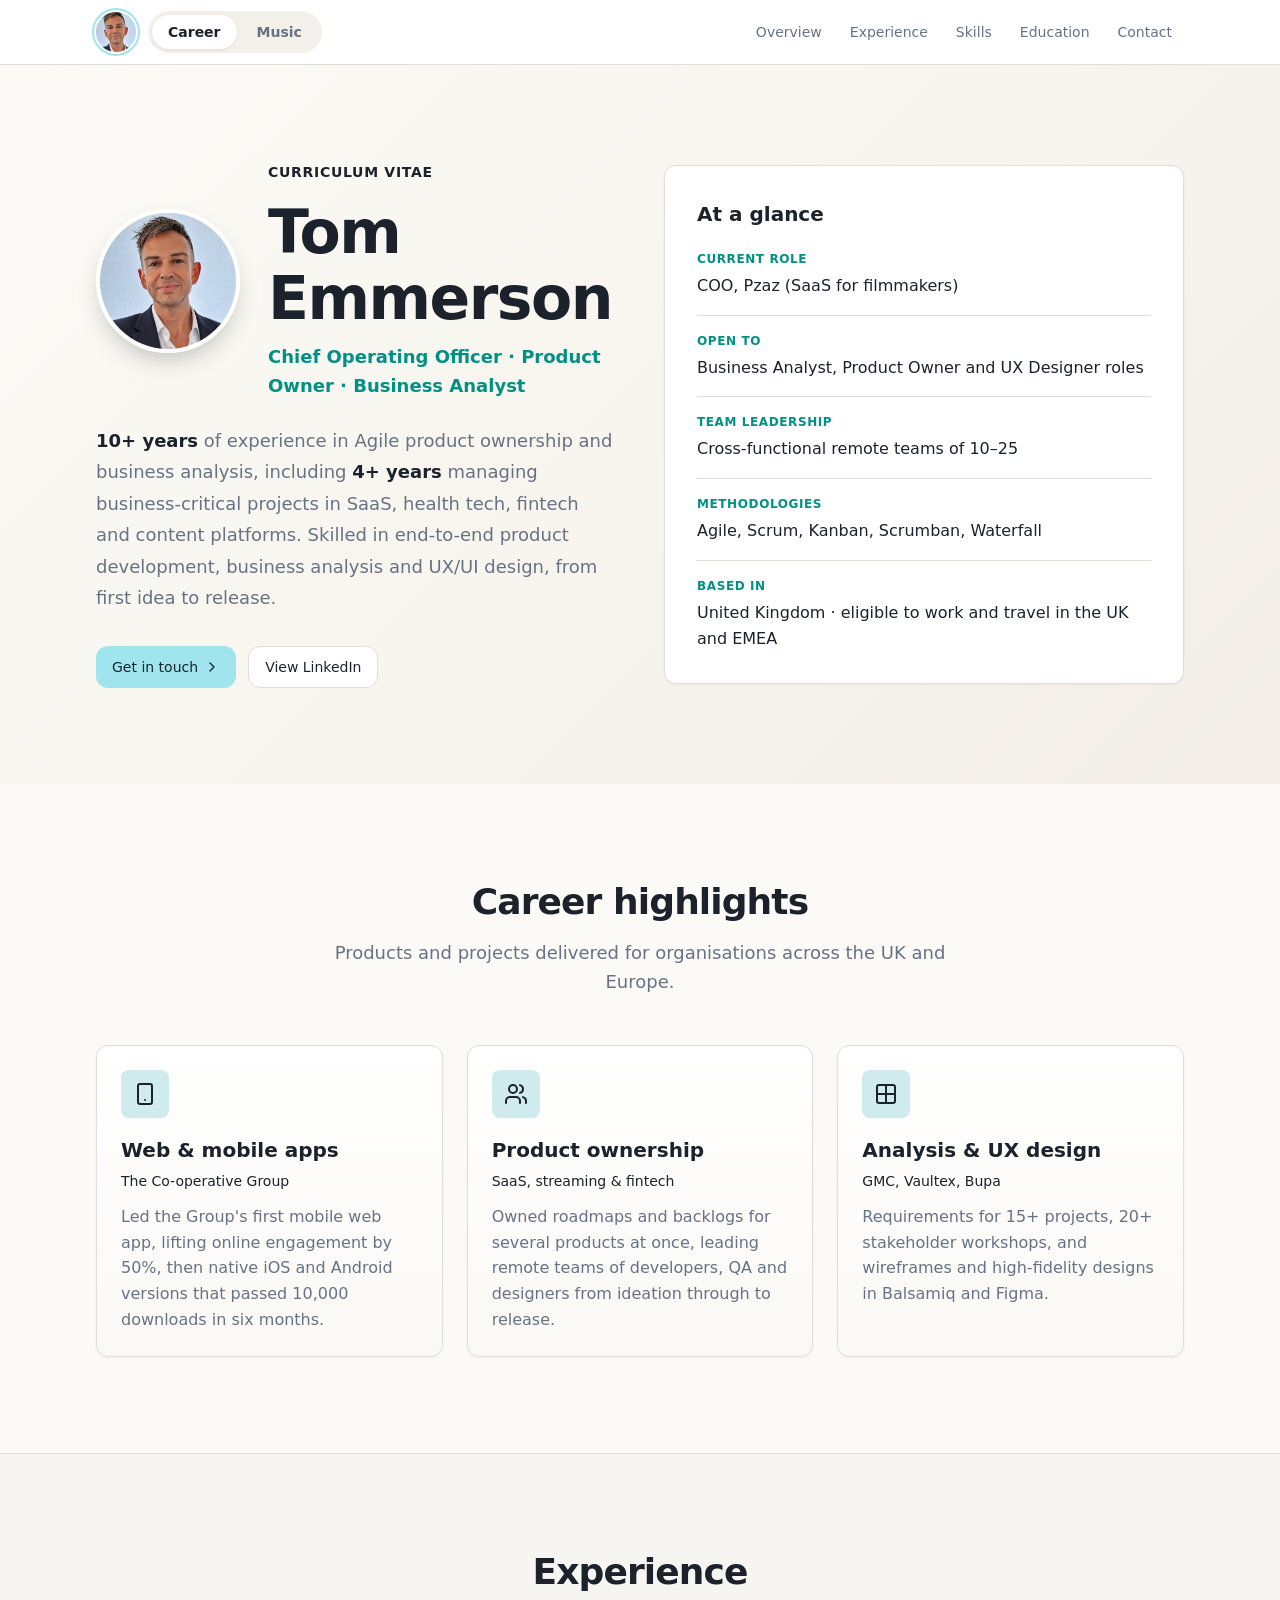
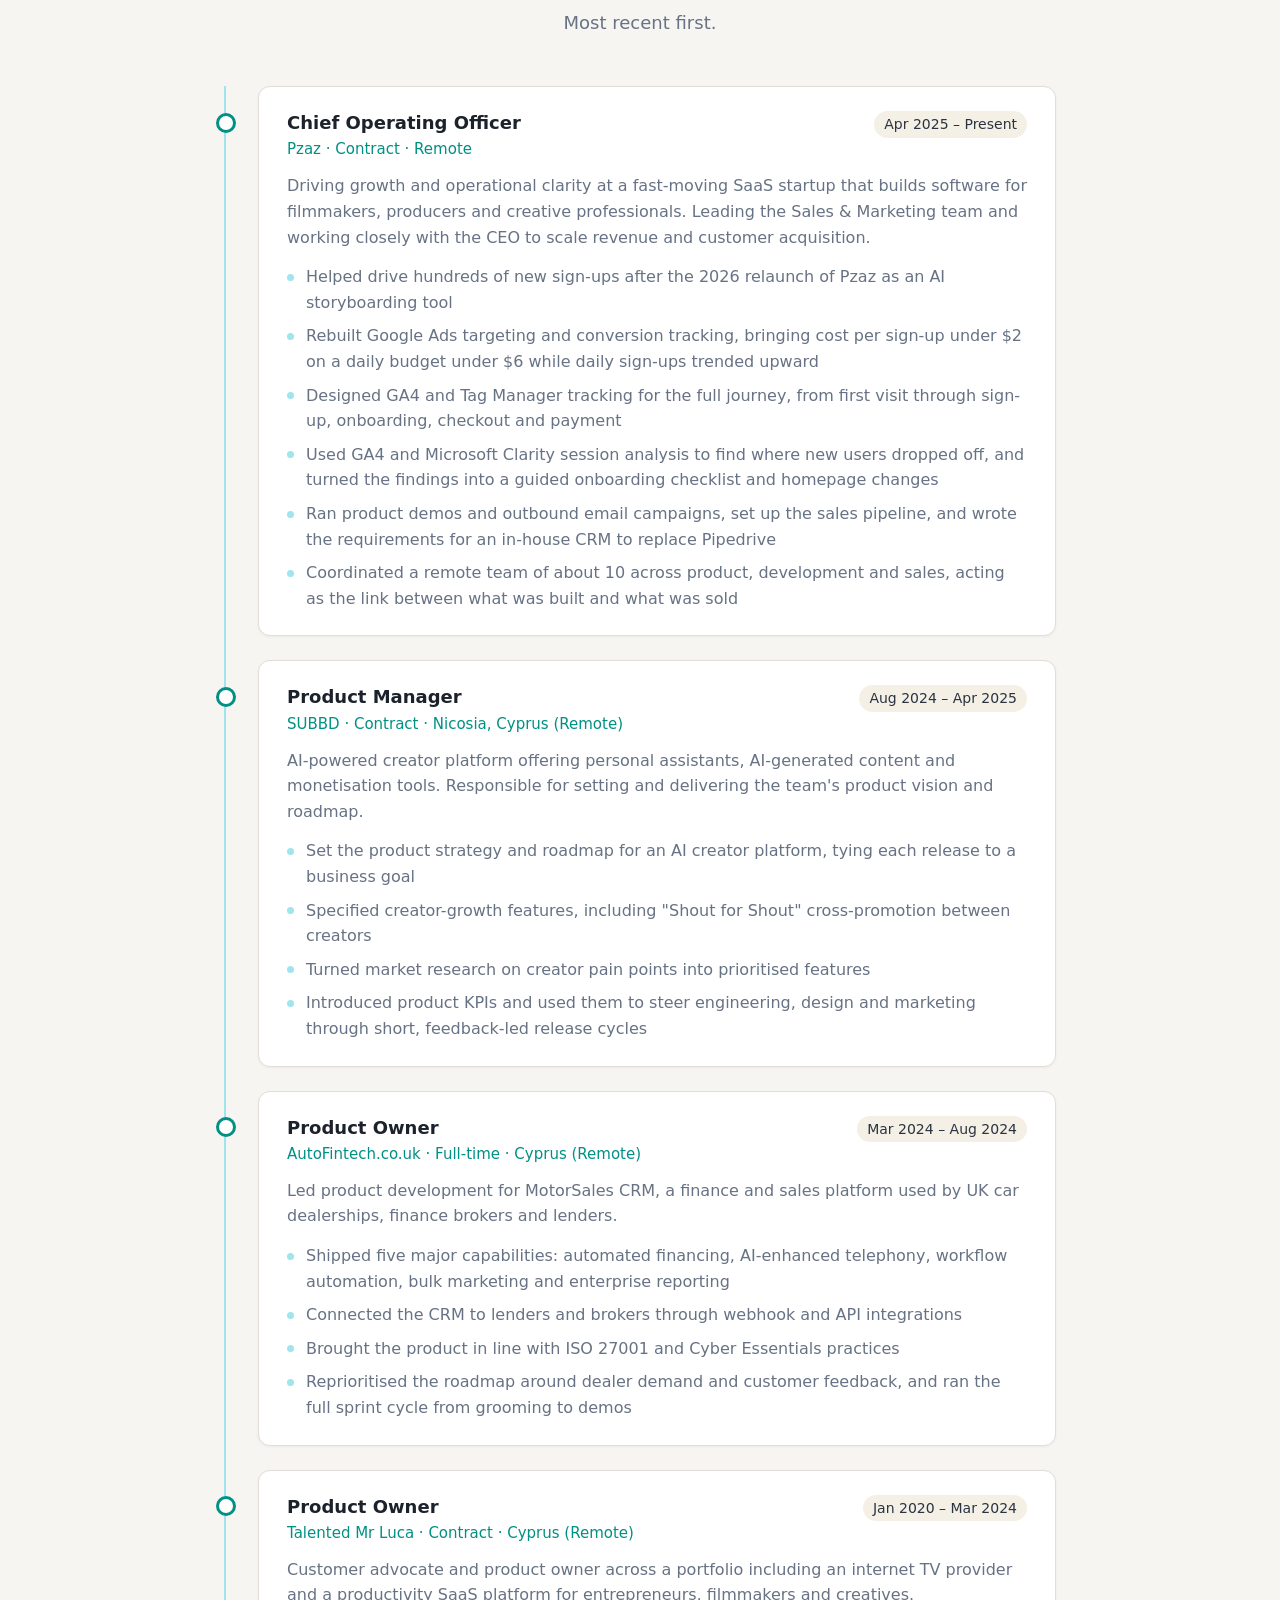
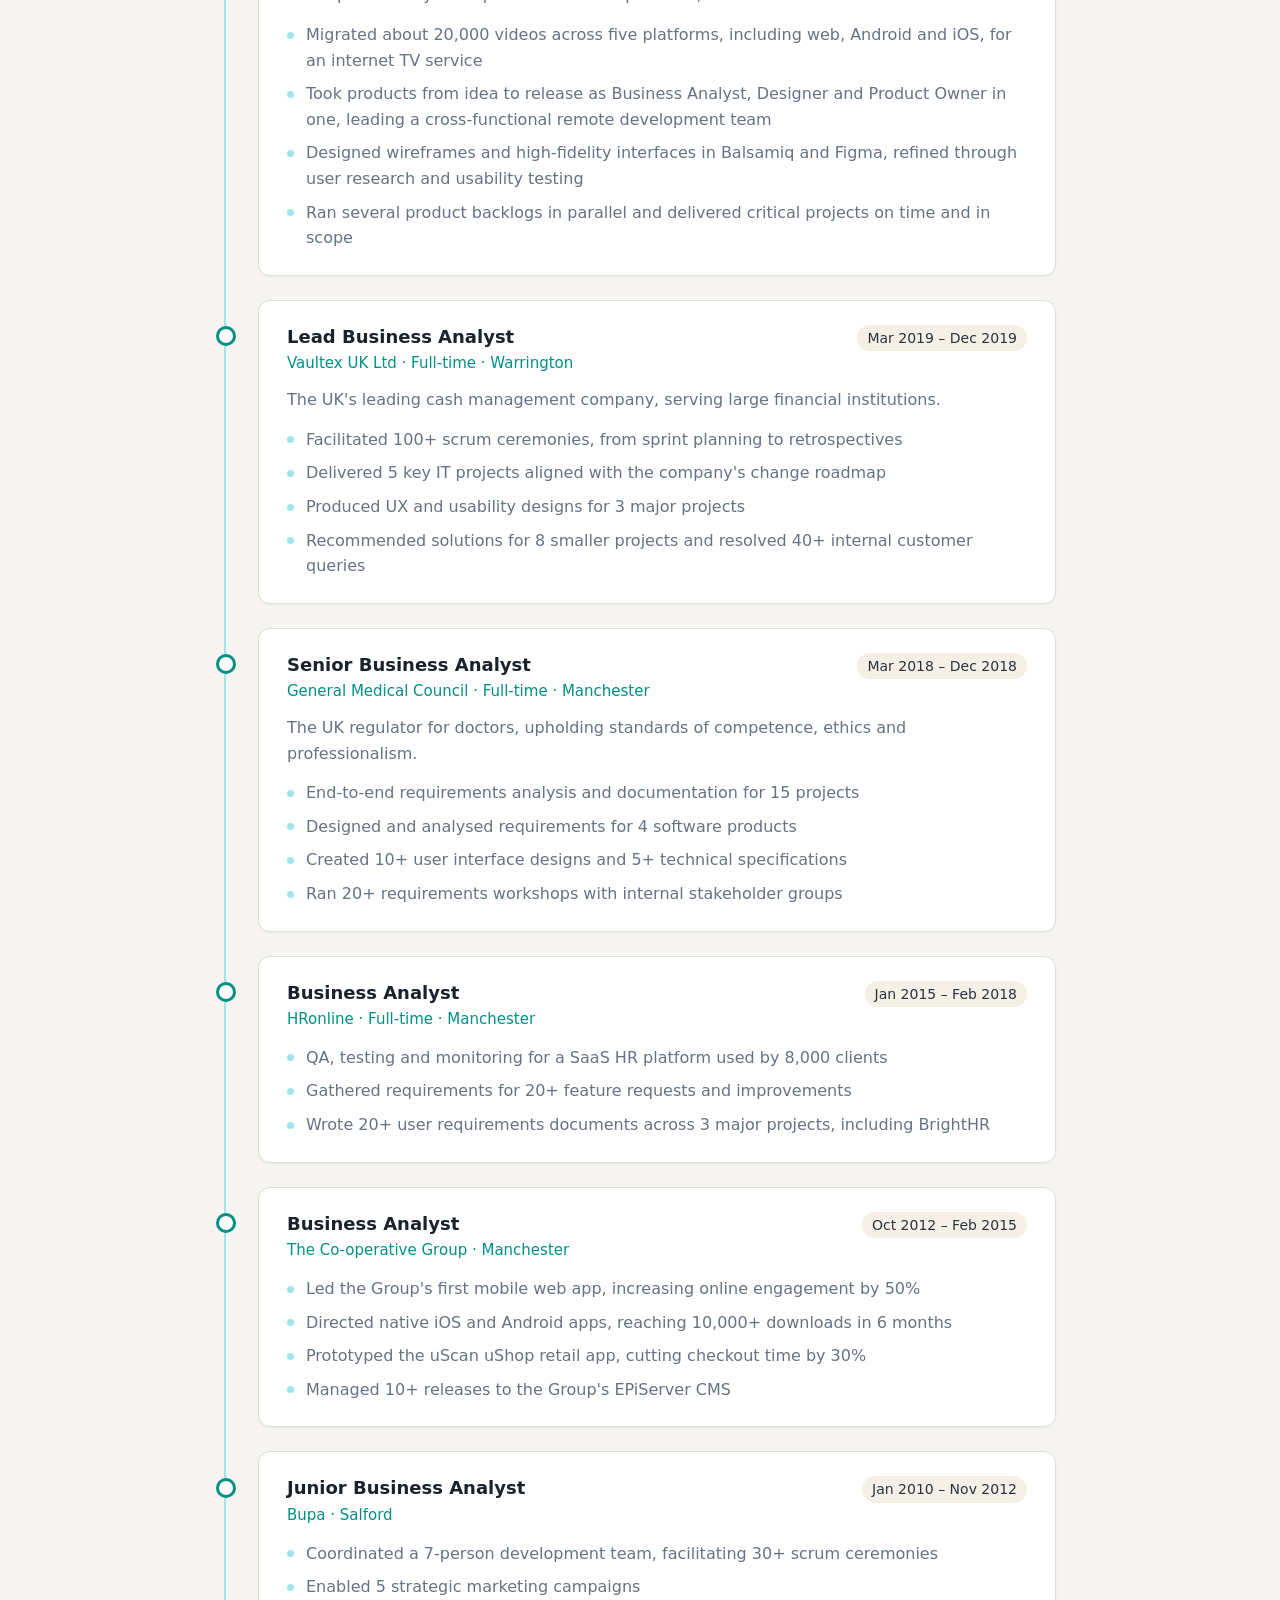
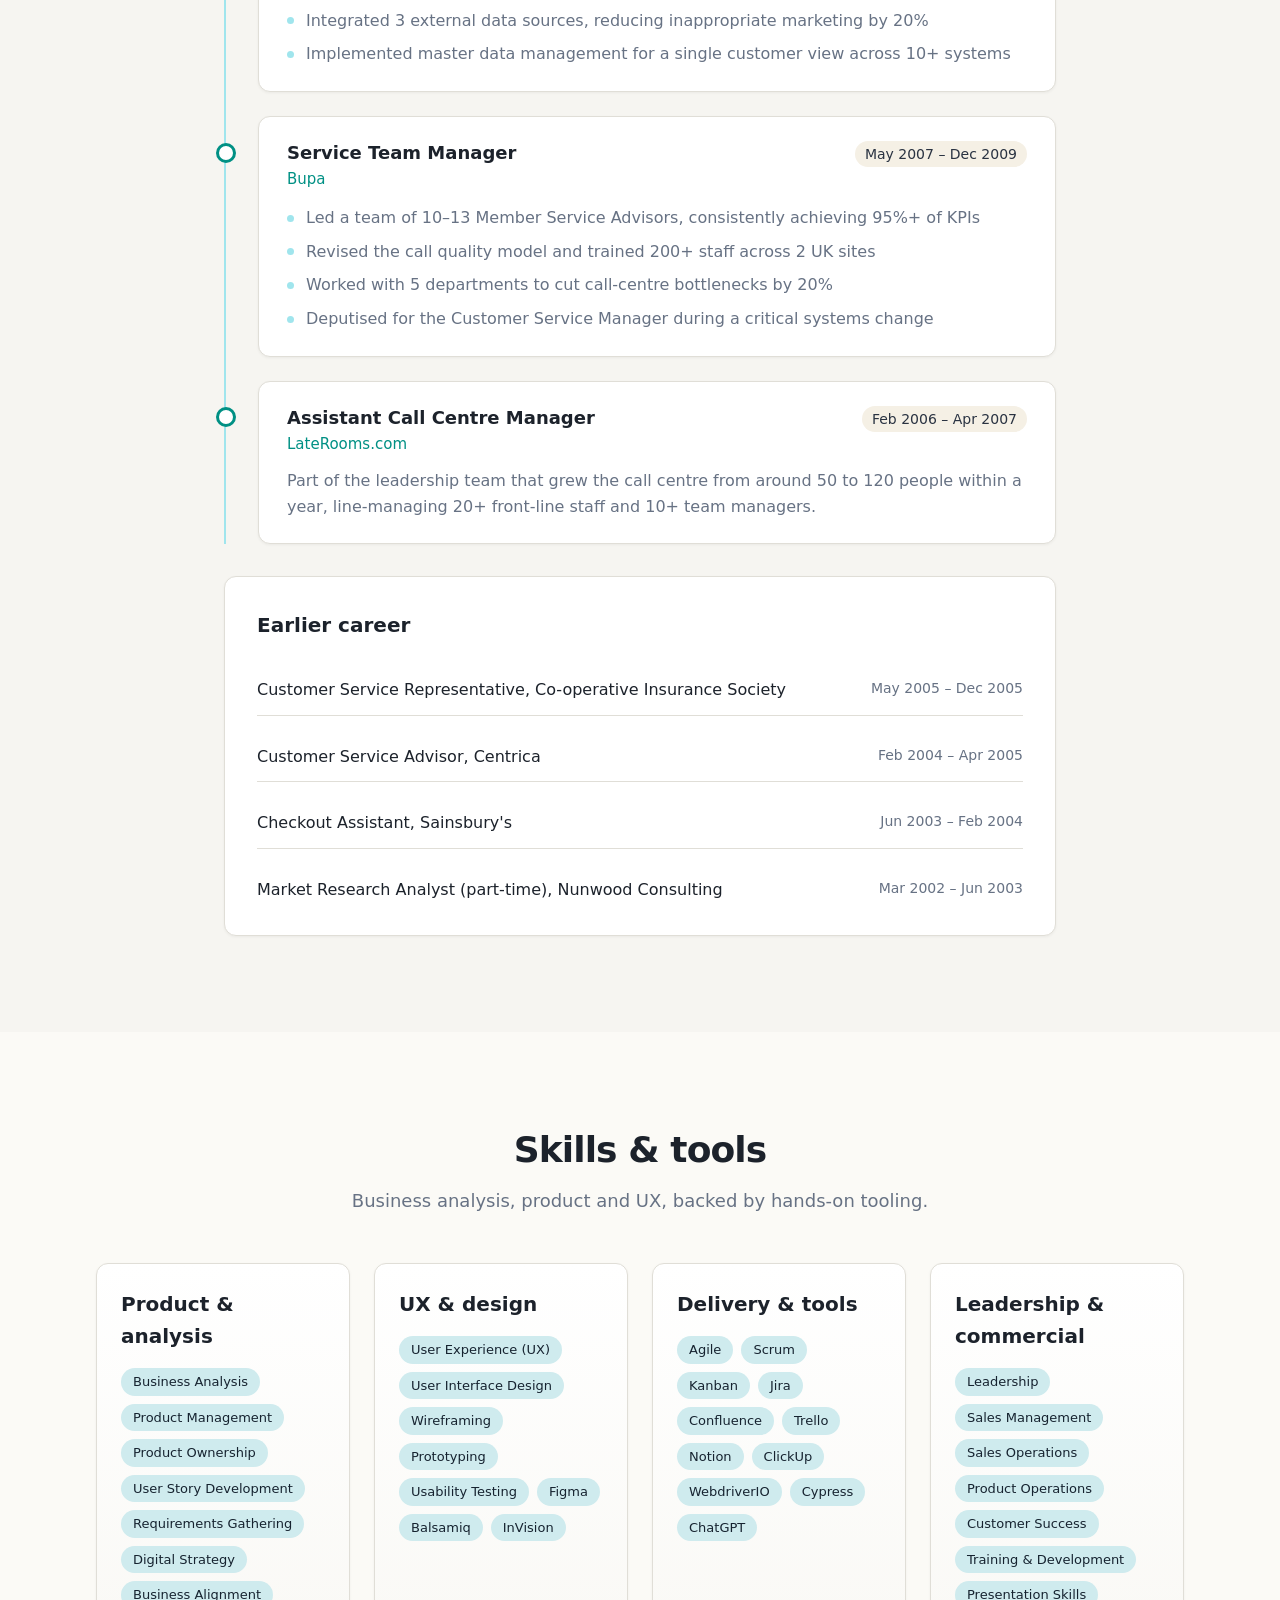
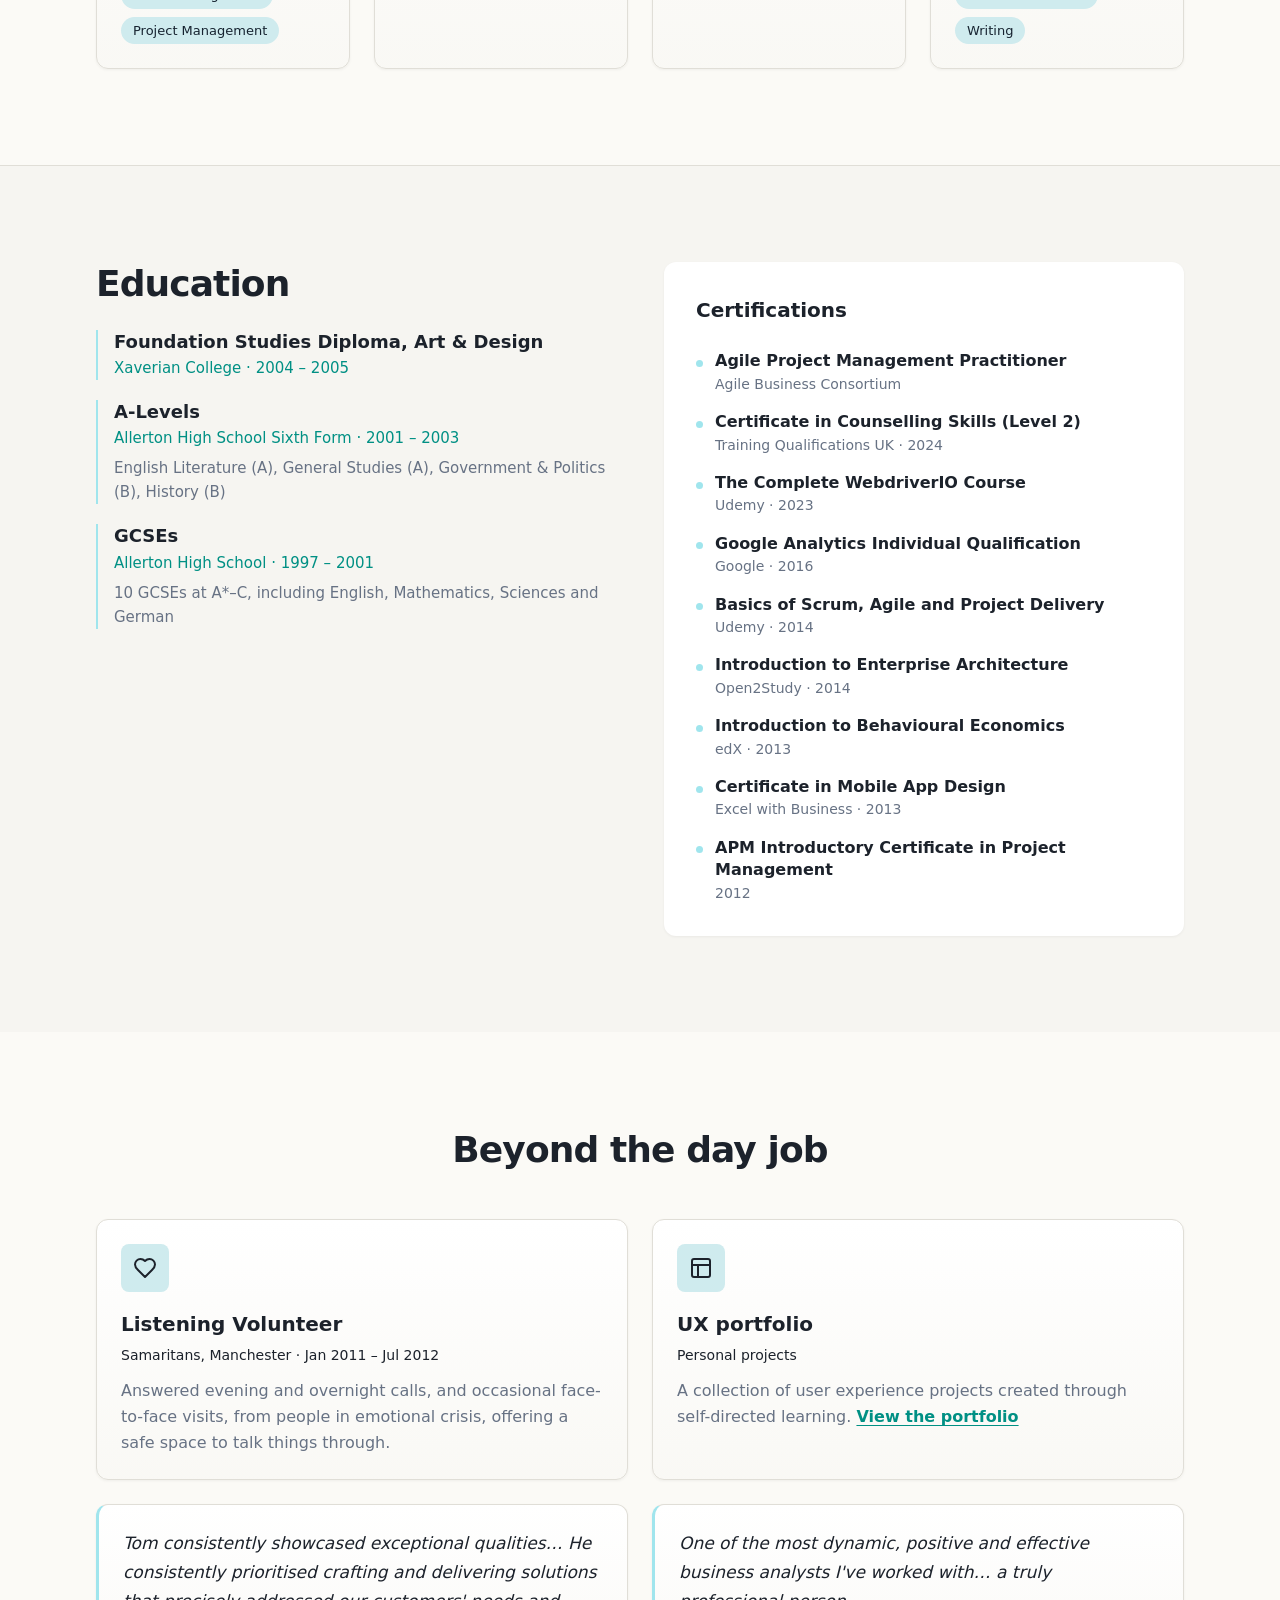
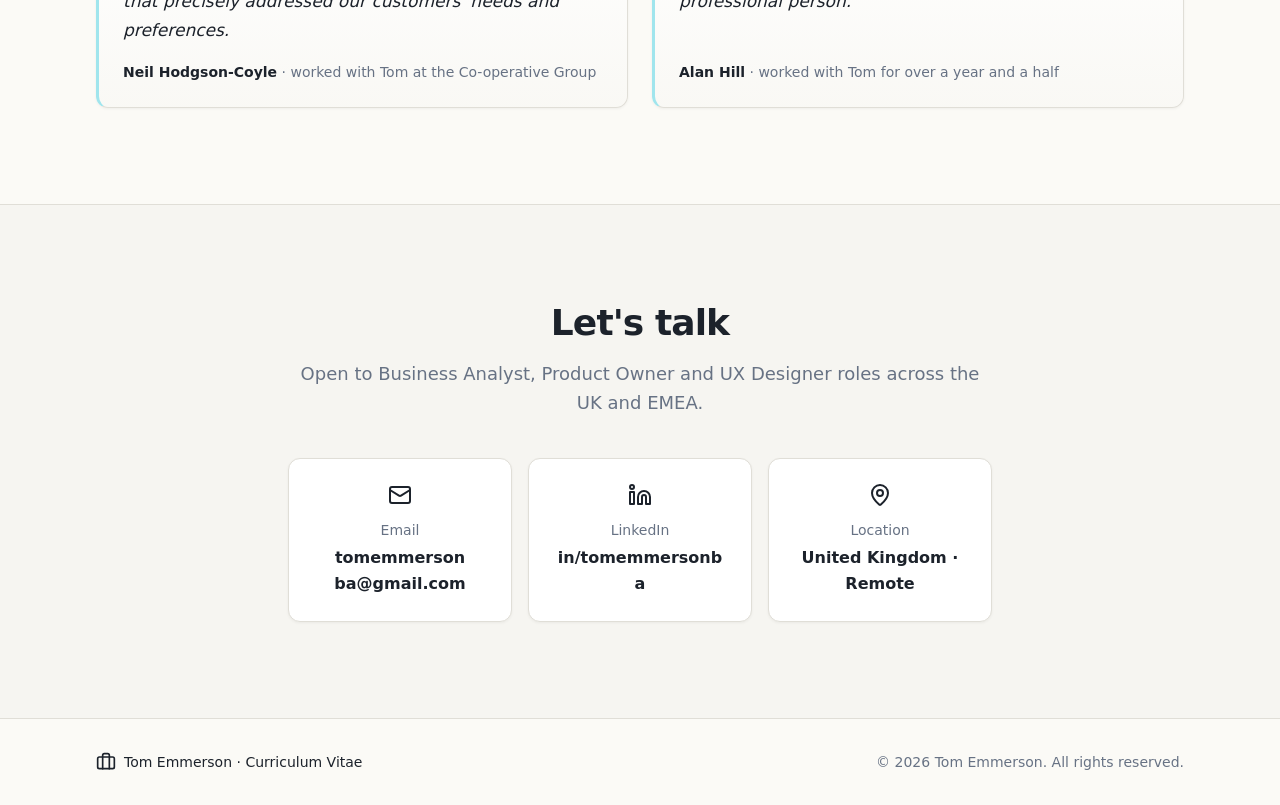
<file: index.html>
<!DOCTYPE html>
<html lang="en">
<head>
  <meta charset="utf-8">
  <meta name="viewport" content="width=device-width, initial-scale=1">
  <title>Tom Emmerson</title>
  <meta http-equiv="refresh" content="0; url=/cv/">
  <link rel="canonical" href="/cv/">
  <script>window.location.replace("/cv/");</script>
</head>
<body>
  <p>Redirecting to <a href="/cv/">CV</a>...</p>
</body>
</html>
</file>
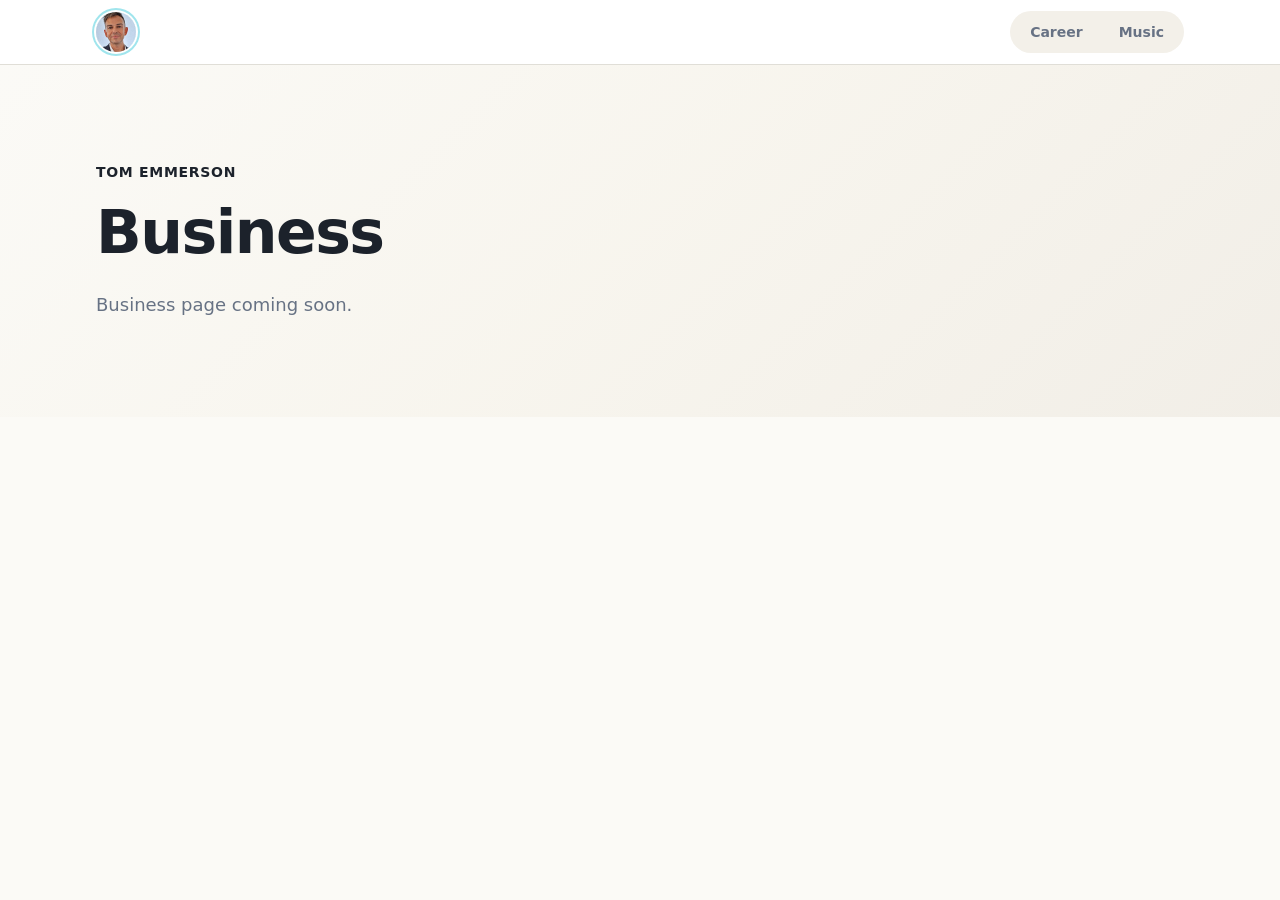
<file: business/index.html>
<!DOCTYPE html>
<html lang="en">
<head>
  <meta charset="utf-8">
  <meta name="viewport" content="width=device-width, initial-scale=1">
  <title>Tom Emmerson — Business</title>
  <link rel="stylesheet" href="/styles.css?v=20261113">
</head>
<body>
  <header class="site-header">
    <div class="container header-inner">
      <a href="/cv/" class="site-avatar" aria-label="Tom Emmerson, home">
        <img src="/images/profile.jpg" alt="" width="40" height="40">
      </a>
      <nav class="primary-nav" aria-label="Site">
        <a href="/cv/">Career</a>
        <a href="/music/">Music</a>
      </nav>
    </div>
  </header>

  <main>
    <section class="hero" id="top">
      <div class="container">
        <div class="hero-content">
          <p class="eyebrow">Tom Emmerson</p>
          <h1>Business</h1>
          <p class="lead">Business page coming soon.</p>
        </div>
      </div>
    </section>
  </main>
</body>
</html>
</file>
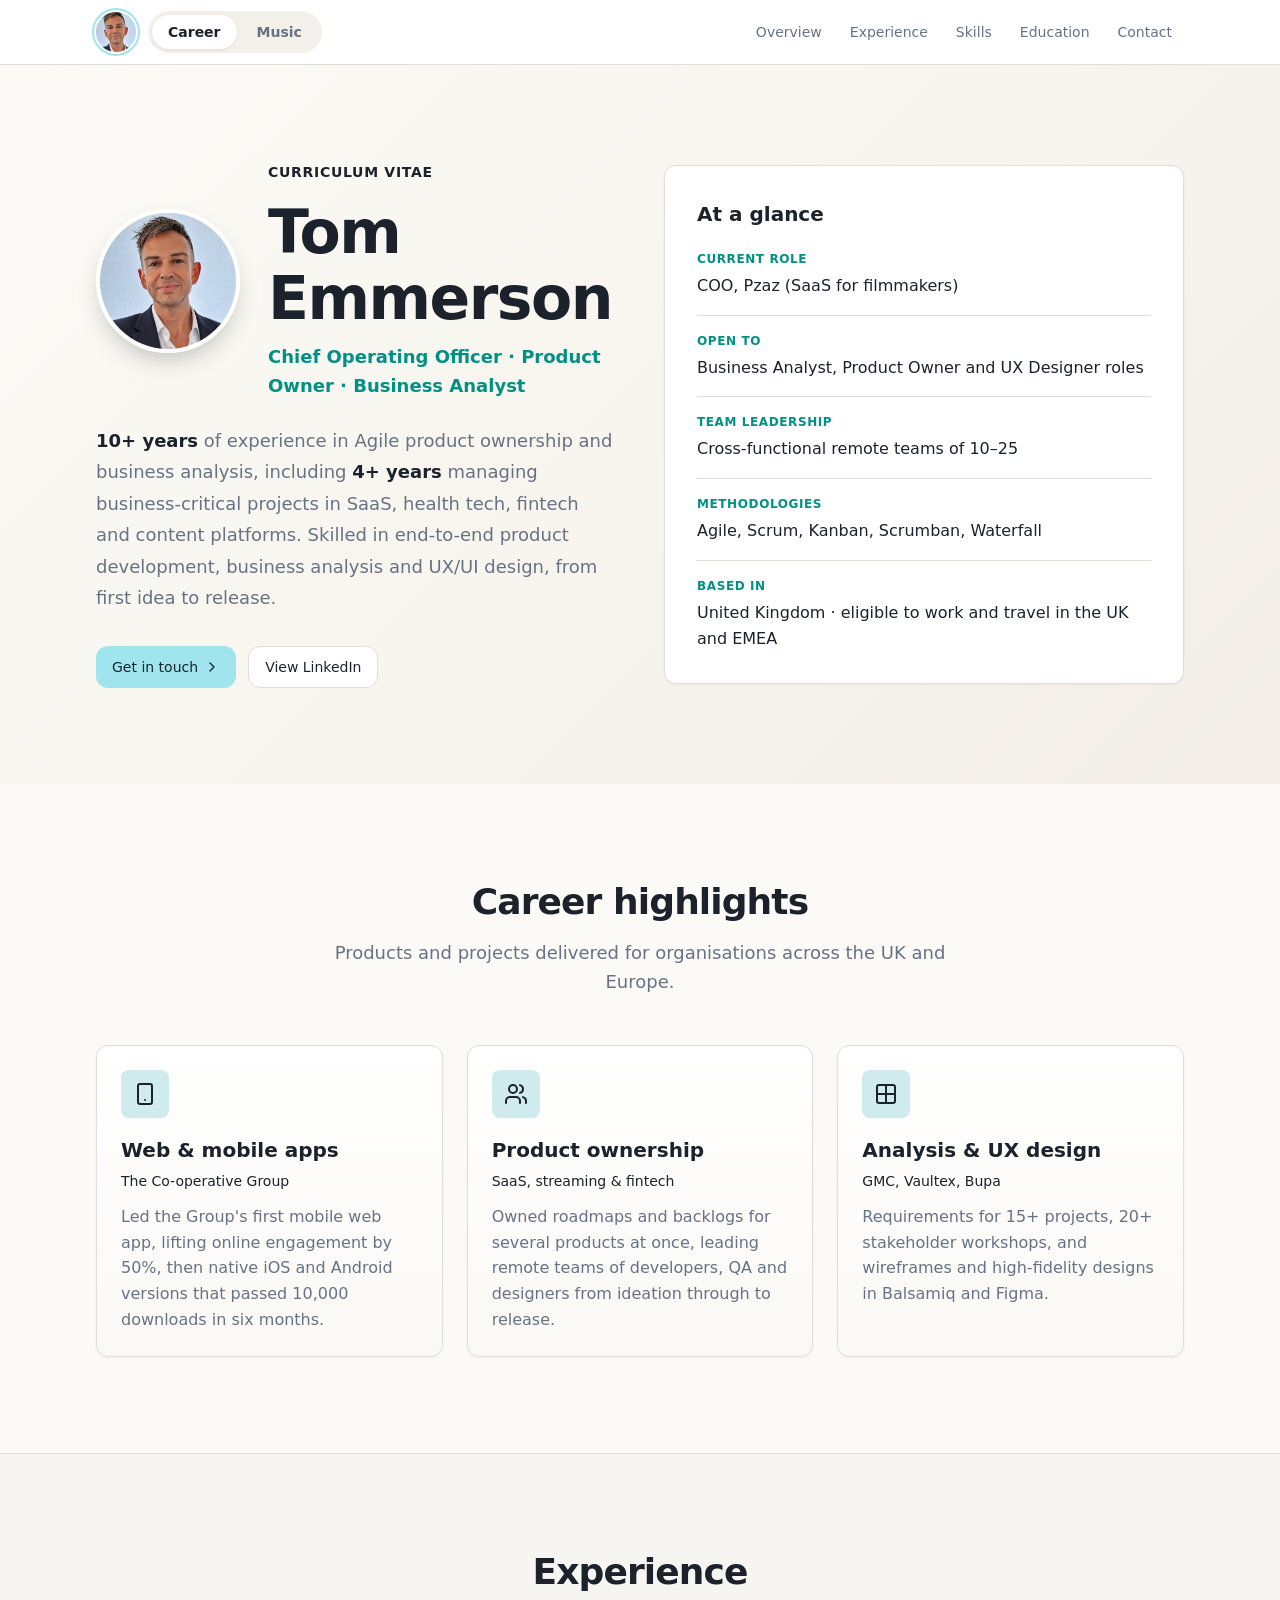
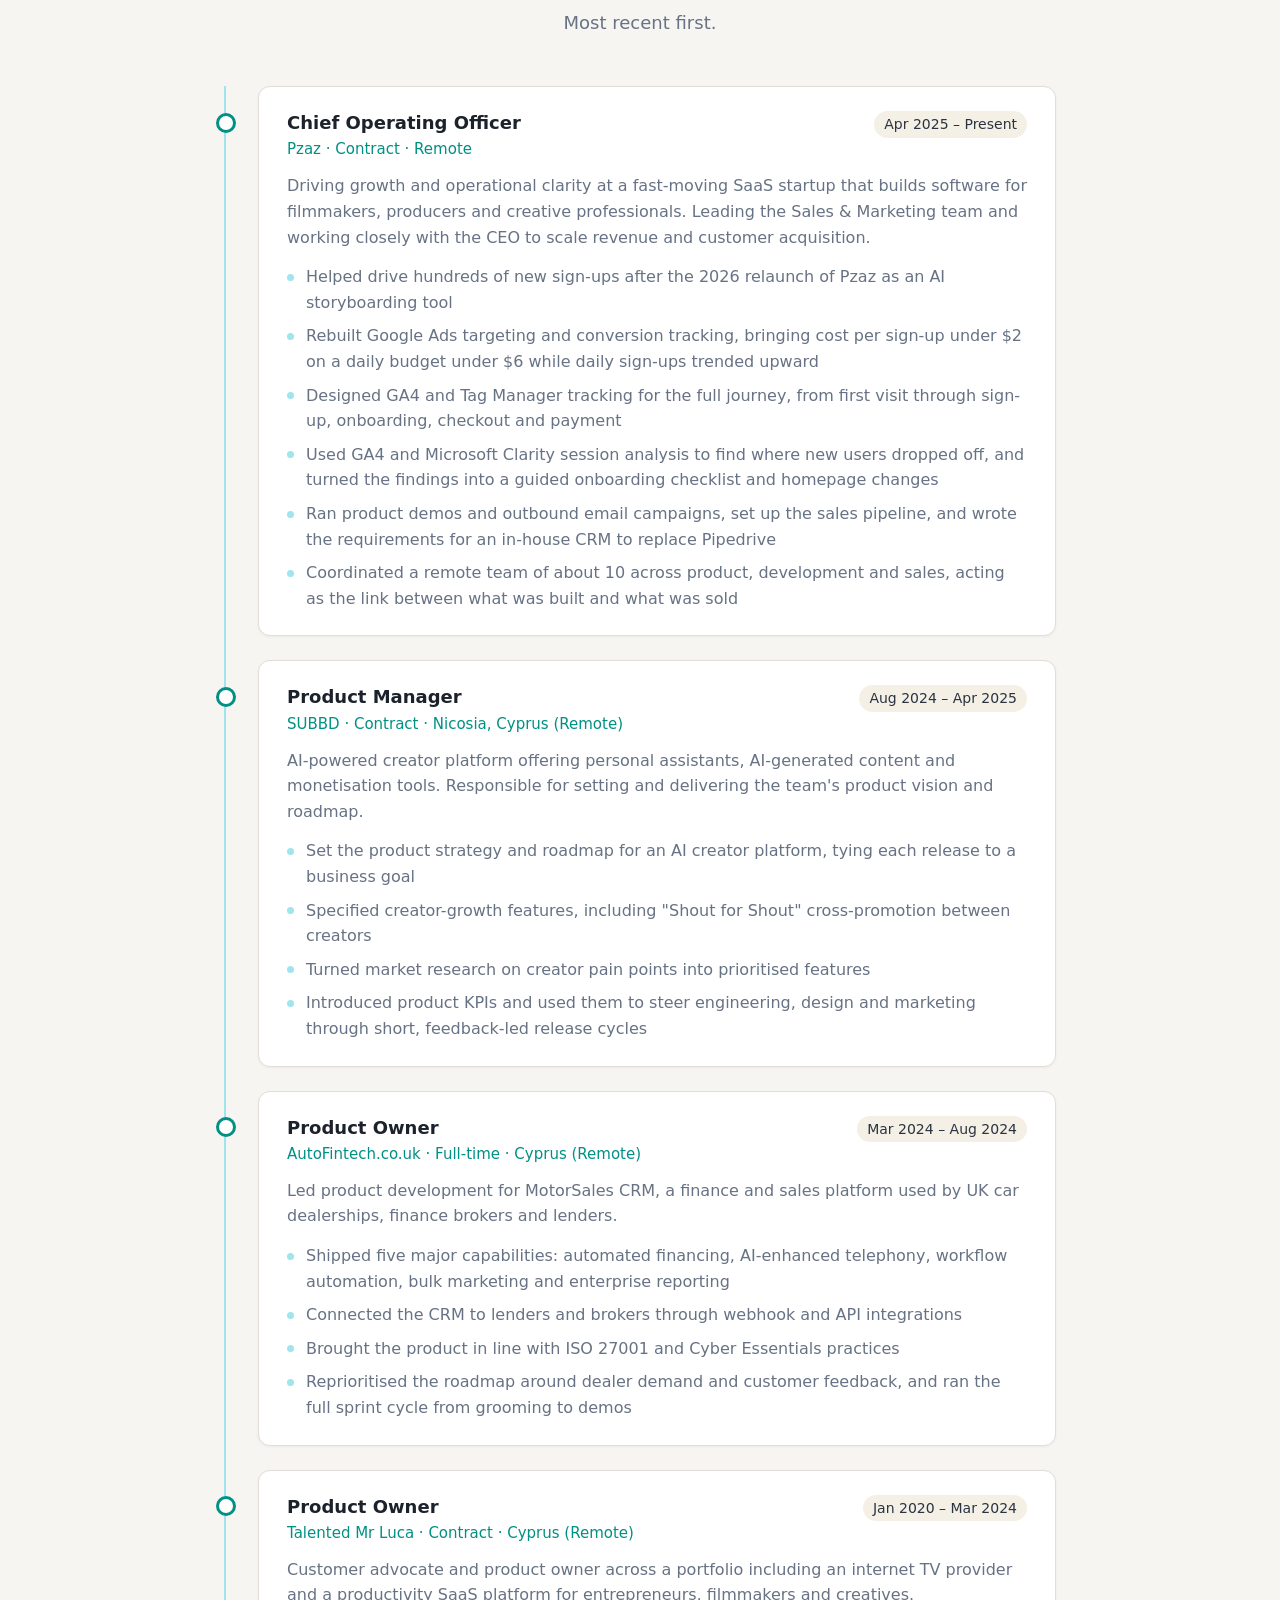
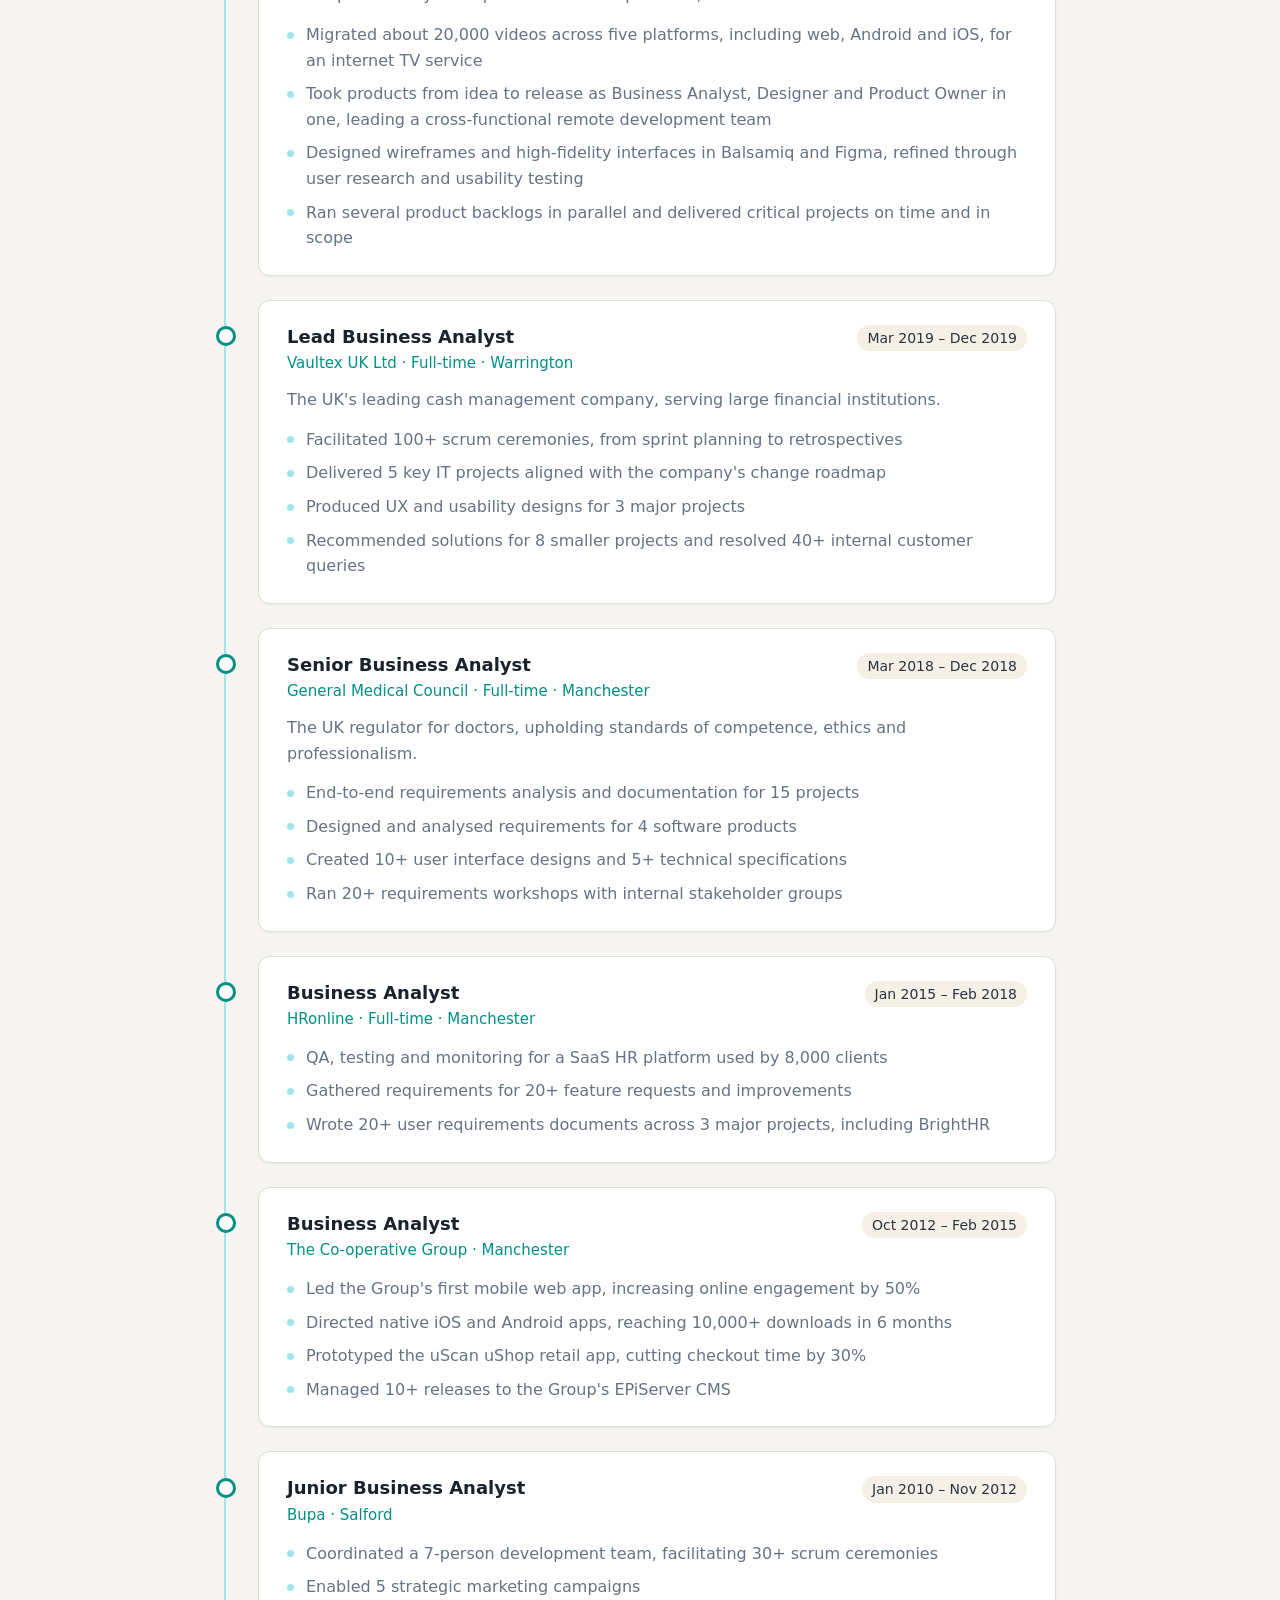
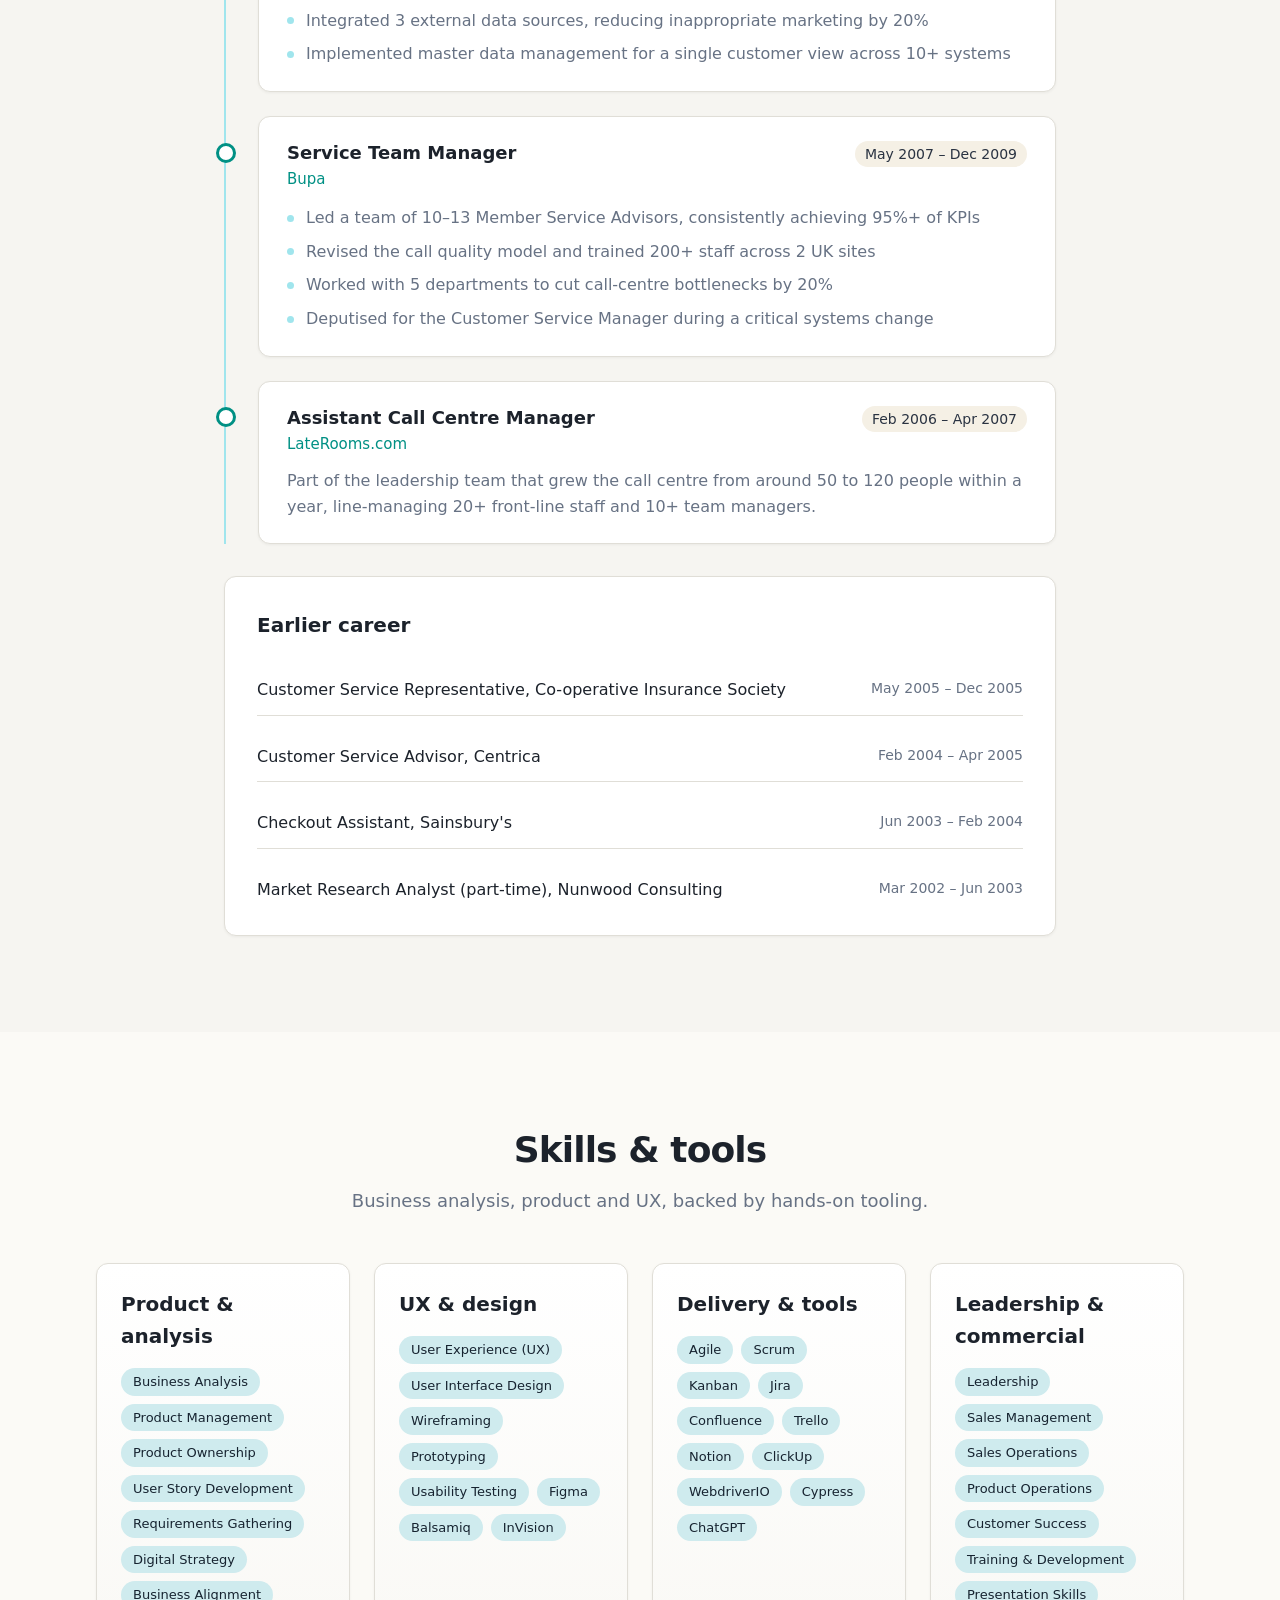
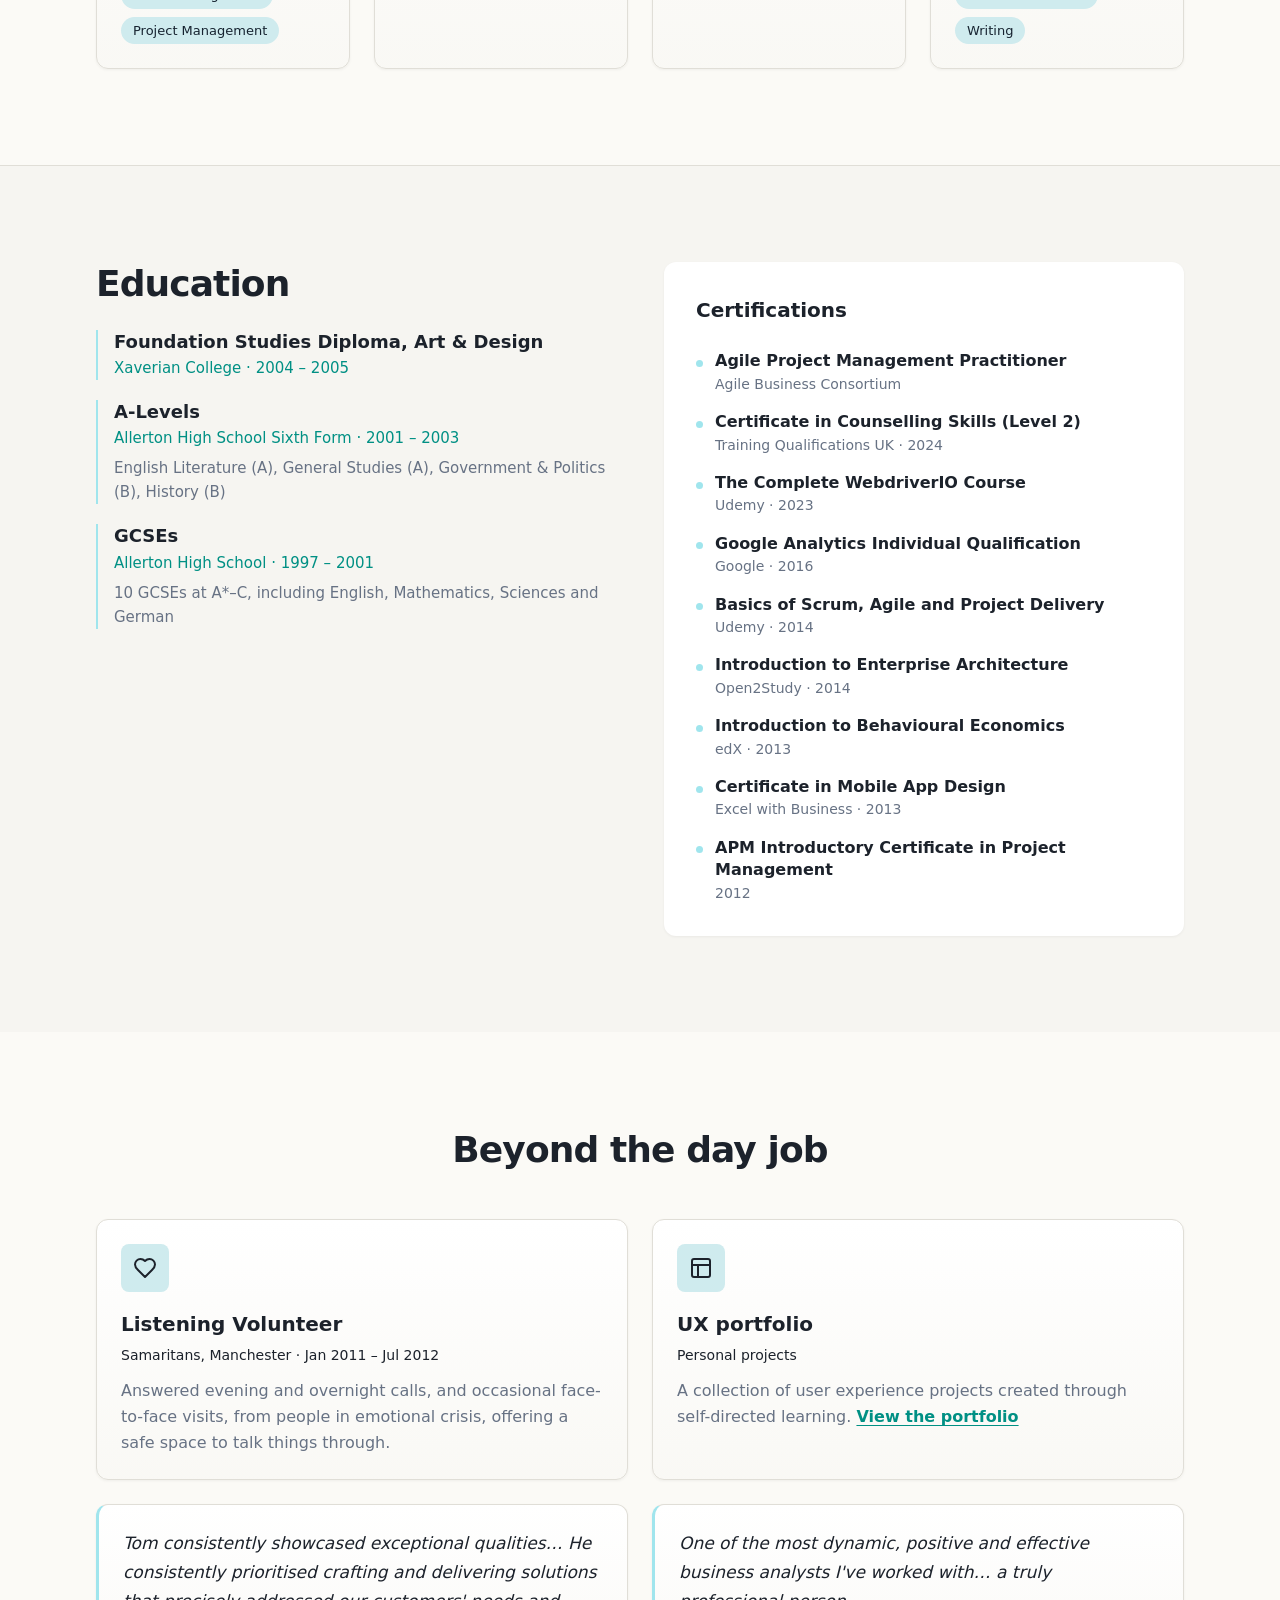
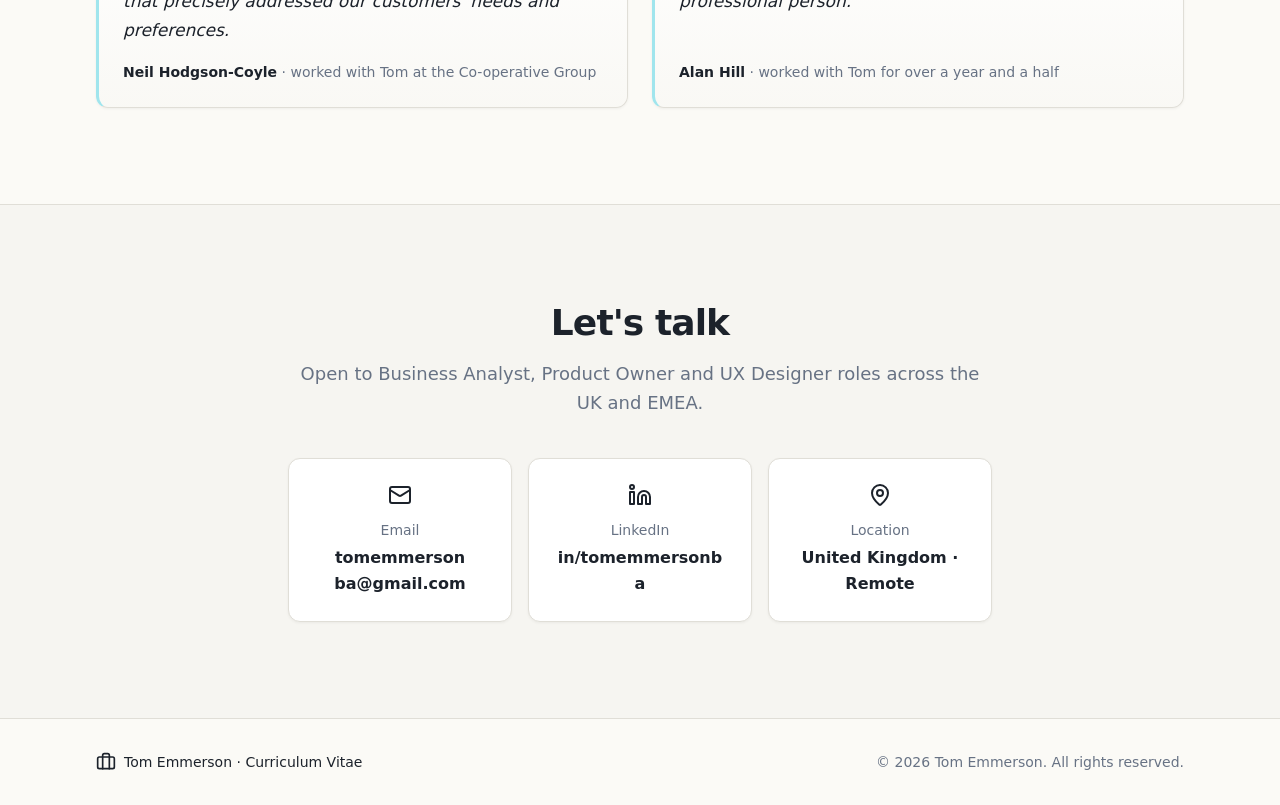
<file: cv/index.html>
<!DOCTYPE html>
<html lang="en">
<head>
  <meta charset="utf-8">
  <meta name="viewport" content="width=device-width, initial-scale=1">
  <title>Tom Emmerson — CV | Product Owner, Business Analyst & COO</title>
  <meta name="description" content="CV of Tom Emmerson: 10+ years in Agile product ownership and business analysis across SaaS, health tech, fintech and content platforms. Currently COO at Pzaz.">
  <meta name="author" content="Tom Emmerson">
  <meta property="og:title" content="Tom Emmerson — CV">
  <meta property="og:description" content="Product Owner, Business Analyst and COO with 10+ years delivering SaaS, web and mobile products for UK and European businesses.">
  <meta property="og:type" content="profile">
  <link rel="stylesheet" href="/styles.css?v=20261116">
  <link rel="icon" href="/favicon.ico" type="image/x-icon">
</head>
<body class="cv-page">
  <header class="site-header">
    <div class="container header-inner">
      <a href="/cv/" class="site-avatar" aria-label="Tom Emmerson, home">
        <img src="/images/profile.jpg" alt="" width="40" height="40">
      </a>
      <nav class="primary-nav" aria-label="Site">
        <a href="/cv/" aria-current="page">Career</a>
        <a href="/music/">Music</a>
      </nav>
      <nav class="sub-nav" aria-label="On this page">
        <div class="sub-nav-inner">
          <a href="#top">Overview</a>
          <a href="#experience">Experience</a>
          <a href="#skills">Skills</a>
          <a href="#education">Education</a>
          <a href="#contact">Contact</a>
        </div>
      </nav>
    </div>
  </header>

  <main>
    <!-- Intro -->
    <section class="hero" id="top">
      <div class="container hero-grid">
        <div class="hero-content">
          <div class="hero-intro">
            <img class="hero-portrait" src="/images/tom-portrait.jpg" alt="Portrait of Tom Emmerson" width="480" height="480">
            <div>
              <p class="eyebrow">Curriculum Vitae</p>
              <h1>Tom Emmerson</h1>
              <p class="cv-role-line">Chief Operating Officer · Product Owner · Business Analyst</p>
            </div>
          </div>
          <p class="lead">
            <strong>10+ years</strong> of experience in Agile product ownership and business analysis, including <strong>4+ years</strong> managing business-critical projects in SaaS, health tech, fintech and content platforms. Skilled in end-to-end product development, business analysis and UX/UI design, from first idea to release.
          </p>
          <div class="hero-actions">
            <a href="mailto:tomemmersonba@gmail.com" class="btn btn-primary">
              Get in touch
              <svg xmlns="http://www.w3.org/2000/svg" width="16" height="16" viewBox="0 0 24 24" fill="none" stroke="currentColor" stroke-width="2" stroke-linecap="round" stroke-linejoin="round" aria-hidden="true"><path d="m9 18 6-6-6-6"/></svg>
            </a>
            <a href="https://www.linkedin.com/in/tomemmersonba/" class="btn btn-secondary" target="_blank" rel="noopener">View LinkedIn</a>
          </div>
        </div>

        <aside class="about-card cv-glance" aria-label="At a glance">
          <h3>At a glance</h3>
          <dl class="cv-facts">
            <div><dt>Current role</dt><dd>COO, Pzaz (SaaS for filmmakers)</dd></div>
            <div><dt>Open to</dt><dd>Business Analyst, Product Owner and UX Designer roles</dd></div>
            <div><dt>Team leadership</dt><dd>Cross-functional remote teams of 10–25</dd></div>
            <div><dt>Methodologies</dt><dd>Agile, Scrum, Kanban, Scrumban, Waterfall</dd></div>
            <div><dt>Based in</dt><dd>United Kingdom · eligible to work and travel in the UK and EMEA</dd></div>
          </dl>
        </aside>
      </div>
    </section>

    <!-- Highlights -->
    <section class="lessons cv-highlights">
      <div class="container">
        <div class="section-header">
          <h2>Career highlights</h2>
          <p>Products and projects delivered for organisations across the UK and Europe.</p>
        </div>
        <div class="cards">
          <article class="card">
            <div class="icon">
              <svg xmlns="http://www.w3.org/2000/svg" width="24" height="24" viewBox="0 0 24 24" fill="none" stroke="currentColor" stroke-width="2" stroke-linecap="round" stroke-linejoin="round" aria-hidden="true"><rect width="14" height="20" x="5" y="2" rx="2" ry="2"/><path d="M12 18h.01"/></svg>
            </div>
            <h3>Web &amp; mobile apps</h3>
            <p class="level">The Co-operative Group</p>
            <p>Led the Group's first mobile web app, lifting online engagement by 50%, then native iOS and Android versions that passed 10,000 downloads in six months.</p>
          </article>
          <article class="card">
            <div class="icon">
              <svg xmlns="http://www.w3.org/2000/svg" width="24" height="24" viewBox="0 0 24 24" fill="none" stroke="currentColor" stroke-width="2" stroke-linecap="round" stroke-linejoin="round" aria-hidden="true"><path d="M16 21v-2a4 4 0 0 0-4-4H6a4 4 0 0 0-4 4v2"/><circle cx="9" cy="7" r="4"/><path d="M22 21v-2a4 4 0 0 0-3-3.87"/><path d="M16 3.13a4 4 0 0 1 0 7.75"/></svg>
            </div>
            <h3>Product ownership</h3>
            <p class="level">SaaS, streaming &amp; fintech</p>
            <p>Owned roadmaps and backlogs for several products at once, leading remote teams of developers, QA and designers from ideation through to release.</p>
          </article>
          <article class="card">
            <div class="icon">
              <svg xmlns="http://www.w3.org/2000/svg" width="24" height="24" viewBox="0 0 24 24" fill="none" stroke="currentColor" stroke-width="2" stroke-linecap="round" stroke-linejoin="round" aria-hidden="true"><path d="M12 3v18"/><path d="M3 12h18"/><rect width="18" height="18" x="3" y="3" rx="2"/></svg>
            </div>
            <h3>Analysis &amp; UX design</h3>
            <p class="level">GMC, Vaultex, Bupa</p>
            <p>Requirements for 15+ projects, 20+ stakeholder workshops, and wireframes and high-fidelity designs in Balsamiq and Figma.</p>
          </article>
        </div>
      </div>
    </section>

    <!-- Experience -->
    <section id="experience" class="about cv-section">
      <div class="container">
        <div class="section-header">
          <h2>Experience</h2>
          <p>Most recent first.</p>
        </div>

        <ol class="cv-timeline">
          <li class="cv-job" id="job-pzaz">
            <div class="cv-job-head">
              <div>
                <h3>Chief Operating Officer</h3>
                <p class="cv-org">Pzaz · Contract · Remote</p>
              </div>
              <p class="cv-dates">Apr 2025 – Present</p>
            </div>
            <p class="cv-summary">Driving growth and operational clarity at a fast-moving SaaS startup that builds software for filmmakers, producers and creative professionals. Leading the Sales &amp; Marketing team and working closely with the CEO to scale revenue and customer acquisition.</p>
            <ul class="cv-points">
              <li><span></span>Helped drive hundreds of new sign-ups after the 2026 relaunch of Pzaz as an AI storyboarding tool</li>
              <li><span></span>Rebuilt Google Ads targeting and conversion tracking, bringing cost per sign-up under $2 on a daily budget under $6 while daily sign-ups trended upward</li>
              <li><span></span>Designed GA4 and Tag Manager tracking for the full journey, from first visit through sign-up, onboarding, checkout and payment</li>
              <li><span></span>Used GA4 and Microsoft Clarity session analysis to find where new users dropped off, and turned the findings into a guided onboarding checklist and homepage changes</li>
              <li><span></span>Ran product demos and outbound email campaigns, set up the sales pipeline, and wrote the requirements for an in-house CRM to replace Pipedrive</li>
              <li><span></span>Coordinated a remote team of about 10 across product, development and sales, acting as the link between what was built and what was sold</li>
            </ul>
          </li>

          <li class="cv-job" id="job-subbd">
            <div class="cv-job-head">
              <div>
                <h3>Product Manager</h3>
                <p class="cv-org">SUBBD · Contract · Nicosia, Cyprus (Remote)</p>
              </div>
              <p class="cv-dates">Aug 2024 – Apr 2025</p>
            </div>
            <p class="cv-summary">AI-powered creator platform offering personal assistants, AI-generated content and monetisation tools. Responsible for setting and delivering the team's product vision and roadmap.</p>
            <ul class="cv-points">
              <li><span></span>Set the product strategy and roadmap for an AI creator platform, tying each release to a business goal</li>
              <li><span></span>Specified creator-growth features, including "Shout for Shout" cross-promotion between creators</li>
              <li><span></span>Turned market research on creator pain points into prioritised features</li>
              <li><span></span>Introduced product KPIs and used them to steer engineering, design and marketing through short, feedback-led release cycles</li>
            </ul>
          </li>

          <li class="cv-job">
            <div class="cv-job-head">
              <div>
                <h3>Product Owner</h3>
                <p class="cv-org">AutoFintech.co.uk · Full-time · Cyprus (Remote)</p>
              </div>
              <p class="cv-dates">Mar 2024 – Aug 2024</p>
            </div>
            <p class="cv-summary">Led product development for MotorSales CRM, a finance and sales platform used by UK car dealerships, finance brokers and lenders.</p>
            <ul class="cv-points">
              <li><span></span>Shipped five major capabilities: automated financing, AI-enhanced telephony, workflow automation, bulk marketing and enterprise reporting</li>
              <li><span></span>Connected the CRM to lenders and brokers through webhook and API integrations</li>
              <li><span></span>Brought the product in line with ISO 27001 and Cyber Essentials practices</li>
              <li><span></span>Reprioritised the roadmap around dealer demand and customer feedback, and ran the full sprint cycle from grooming to demos</li>
            </ul>
          </li>

          <li class="cv-job">
            <div class="cv-job-head">
              <div>
                <h3>Product Owner</h3>
                <p class="cv-org">Talented Mr Luca · Contract · Cyprus (Remote)</p>
              </div>
              <p class="cv-dates">Jan 2020 – Mar 2024</p>
            </div>
            <p class="cv-summary">Customer advocate and product owner across a portfolio including an internet TV provider and a productivity SaaS platform for entrepreneurs, filmmakers and creatives.</p>
            <ul class="cv-points">
              <li><span></span>Migrated about 20,000 videos across five platforms, including web, Android and iOS, for an internet TV service</li>
              <li><span></span>Took products from idea to release as Business Analyst, Designer and Product Owner in one, leading a cross-functional remote development team</li>
              <li><span></span>Designed wireframes and high-fidelity interfaces in Balsamiq and Figma, refined through user research and usability testing</li>
              <li><span></span>Ran several product backlogs in parallel and delivered critical projects on time and in scope</li>
            </ul>
          </li>

          <li class="cv-job">
            <div class="cv-job-head">
              <div>
                <h3>Lead Business Analyst</h3>
                <p class="cv-org">Vaultex UK Ltd · Full-time · Warrington</p>
              </div>
              <p class="cv-dates">Mar 2019 – Dec 2019</p>
            </div>
            <p class="cv-summary">The UK's leading cash management company, serving large financial institutions.</p>
            <ul class="cv-points">
              <li><span></span>Facilitated 100+ scrum ceremonies, from sprint planning to retrospectives</li>
              <li><span></span>Delivered 5 key IT projects aligned with the company's change roadmap</li>
              <li><span></span>Produced UX and usability designs for 3 major projects</li>
              <li><span></span>Recommended solutions for 8 smaller projects and resolved 40+ internal customer queries</li>
            </ul>
          </li>

          <li class="cv-job" id="job-gmc">
            <div class="cv-job-head">
              <div>
                <h3>Senior Business Analyst</h3>
                <p class="cv-org">General Medical Council · Full-time · Manchester</p>
              </div>
              <p class="cv-dates">Mar 2018 – Dec 2018</p>
            </div>
            <p class="cv-summary">The UK regulator for doctors, upholding standards of competence, ethics and professionalism.</p>
            <ul class="cv-points">
              <li><span></span>End-to-end requirements analysis and documentation for 15 projects</li>
              <li><span></span>Designed and analysed requirements for 4 software products</li>
              <li><span></span>Created 10+ user interface designs and 5+ technical specifications</li>
              <li><span></span>Ran 20+ requirements workshops with internal stakeholder groups</li>
            </ul>
          </li>

          <li class="cv-job">
            <div class="cv-job-head">
              <div>
                <h3>Business Analyst</h3>
                <p class="cv-org">HRonline · Full-time · Manchester</p>
              </div>
              <p class="cv-dates">Jan 2015 – Feb 2018</p>
            </div>
            <ul class="cv-points">
              <li><span></span>QA, testing and monitoring for a SaaS HR platform used by 8,000 clients</li>
              <li><span></span>Gathered requirements for 20+ feature requests and improvements</li>
              <li><span></span>Wrote 20+ user requirements documents across 3 major projects, including BrightHR</li>
            </ul>
          </li>

          <li class="cv-job" id="job-coop">
            <div class="cv-job-head">
              <div>
                <h3>Business Analyst</h3>
                <p class="cv-org">The Co-operative Group · Manchester</p>
              </div>
              <p class="cv-dates">Oct 2012 – Feb 2015</p>
            </div>
            <ul class="cv-points">
              <li><span></span>Led the Group's first mobile web app, increasing online engagement by 50%</li>
              <li><span></span>Directed native iOS and Android apps, reaching 10,000+ downloads in 6 months</li>
              <li><span></span>Prototyped the uScan uShop retail app, cutting checkout time by 30%</li>
              <li><span></span>Managed 10+ releases to the Group's EPiServer CMS</li>
            </ul>
          </li>

          <li class="cv-job" id="job-bupa">
            <div class="cv-job-head">
              <div>
                <h3>Junior Business Analyst</h3>
                <p class="cv-org">Bupa · Salford</p>
              </div>
              <p class="cv-dates">Jan 2010 – Nov 2012</p>
            </div>
            <ul class="cv-points">
              <li><span></span>Coordinated a 7-person development team, facilitating 30+ scrum ceremonies</li>
              <li><span></span>Enabled 5 strategic marketing campaigns</li>
              <li><span></span>Integrated 3 external data sources, reducing inappropriate marketing by 20%</li>
              <li><span></span>Implemented master data management for a single customer view across 10+ systems</li>
            </ul>
          </li>

          <li class="cv-job">
            <div class="cv-job-head">
              <div>
                <h3>Service Team Manager</h3>
                <p class="cv-org">Bupa</p>
              </div>
              <p class="cv-dates">May 2007 – Dec 2009</p>
            </div>
            <ul class="cv-points">
              <li><span></span>Led a team of 10–13 Member Service Advisors, consistently achieving 95%+ of KPIs</li>
              <li><span></span>Revised the call quality model and trained 200+ staff across 2 UK sites</li>
              <li><span></span>Worked with 5 departments to cut call-centre bottlenecks by 20%</li>
              <li><span></span>Deputised for the Customer Service Manager during a critical systems change</li>
            </ul>
          </li>

          <li class="cv-job">
            <div class="cv-job-head">
              <div>
                <h3>Assistant Call Centre Manager</h3>
                <p class="cv-org">LateRooms.com</p>
              </div>
              <p class="cv-dates">Feb 2006 – Apr 2007</p>
            </div>
            <p class="cv-summary">Part of the leadership team that grew the call centre from around 50 to 120 people within a year, line-managing 20+ front-line staff and 10+ team managers.</p>
          </li>
        </ol>

        <div class="about-card cv-earlier">
          <h3>Earlier career</h3>
          <ul class="cv-earlier-list">
            <li><span class="cv-earlier-role">Customer Service Representative, Co-operative Insurance Society</span><span class="cv-dates">May 2005 – Dec 2005</span></li>
            <li><span class="cv-earlier-role">Customer Service Advisor, Centrica</span><span class="cv-dates">Feb 2004 – Apr 2005</span></li>
            <li><span class="cv-earlier-role">Checkout Assistant, Sainsbury's</span><span class="cv-dates">Jun 2003 – Feb 2004</span></li>
            <li><span class="cv-earlier-role">Market Research Analyst (part-time), Nunwood Consulting</span><span class="cv-dates">Mar 2002 – Jun 2003</span></li>
          </ul>
        </div>
      </div>
    </section>

    <!-- Skills -->
    <section id="skills" class="lessons cv-section">
      <div class="container">
        <div class="section-header">
          <h2>Skills &amp; tools</h2>
          <p>Business analysis, product and UX, backed by hands-on tooling.</p>
        </div>
        <div class="cards">
          <article class="card">
            <h3>Product &amp; analysis</h3>
            <ul class="cv-tags">
              <li>Business Analysis</li><li>Product Management</li><li>Product Ownership</li><li>User Story Development</li><li>Requirements Gathering</li><li>Digital Strategy</li><li>Business Alignment</li><li>Project Management</li>
            </ul>
          </article>
          <article class="card">
            <h3>UX &amp; design</h3>
            <ul class="cv-tags">
              <li>User Experience (UX)</li><li>User Interface Design</li><li>Wireframing</li><li>Prototyping</li><li>Usability Testing</li><li>Figma</li><li>Balsamiq</li><li>InVision</li>
            </ul>
          </article>
          <article class="card">
            <h3>Delivery &amp; tools</h3>
            <ul class="cv-tags">
              <li>Agile</li><li>Scrum</li><li>Kanban</li><li>Jira</li><li>Confluence</li><li>Trello</li><li>Notion</li><li>ClickUp</li><li>WebdriverIO</li><li>Cypress</li><li>ChatGPT</li>
            </ul>
          </article>
          <article class="card">
            <h3>Leadership &amp; commercial</h3>
            <ul class="cv-tags">
              <li>Leadership</li><li>Sales Management</li><li>Sales Operations</li><li>Product Operations</li><li>Customer Success</li><li>Training &amp; Development</li><li>Presentation Skills</li><li>Writing</li>
            </ul>
          </article>
        </div>
      </div>
    </section>

    <!-- Education & certifications -->
    <section id="education" class="about cv-section">
      <div class="container about-grid cv-edu-grid">
        <div class="about-content">
          <h2>Education</h2>
          <div class="cv-edu">
            <div class="cv-edu-item">
              <h3>Foundation Studies Diploma, Art &amp; Design</h3>
              <p class="cv-org">Xaverian College · 2004 – 2005</p>
            </div>
            <div class="cv-edu-item">
              <h3>A-Levels</h3>
              <p class="cv-org">Allerton High School Sixth Form · 2001 – 2003</p>
              <p class="cv-detail">English Literature (A), General Studies (A), Government &amp; Politics (B), History (B)</p>
            </div>
            <div class="cv-edu-item">
              <h3>GCSEs</h3>
              <p class="cv-org">Allerton High School · 1997 – 2001</p>
              <p class="cv-detail">10 GCSEs at A*–C, including English, Mathematics, Sciences and German</p>
            </div>
          </div>
        </div>

        <div class="about-card">
          <h3>Certifications</h3>
          <ul class="cv-cert-list">
            <li><span></span><div><strong>Agile Project Management Practitioner</strong><small>Agile Business Consortium</small></div></li>
            <li><span></span><div><strong>Certificate in Counselling Skills (Level 2)</strong><small>Training Qualifications UK · 2024</small></div></li>
            <li><span></span><div><strong>The Complete WebdriverIO Course</strong><small>Udemy · 2023</small></div></li>
            <li><span></span><div><strong>Google Analytics Individual Qualification</strong><small>Google · 2016</small></div></li>
            <li><span></span><div><strong>Basics of Scrum, Agile and Project Delivery</strong><small>Udemy · 2014</small></div></li>
            <li><span></span><div><strong>Introduction to Enterprise Architecture</strong><small>Open2Study · 2014</small></div></li>
            <li><span></span><div><strong>Introduction to Behavioural Economics</strong><small>edX · 2013</small></div></li>
            <li><span></span><div><strong>Certificate in Mobile App Design</strong><small>Excel with Business · 2013</small></div></li>
            <li><span></span><div><strong>APM Introductory Certificate in Project Management</strong><small>2012</small></div></li>
          </ul>
        </div>
      </div>
    </section>

    <!-- Volunteering, portfolio, recommendations -->
    <section class="lessons cv-section">
      <div class="container">
        <div class="section-header">
          <h2>Beyond the day job</h2>
        </div>
        <div class="cards cv-cards-2">
          <article class="card">
            <div class="icon">
              <svg xmlns="http://www.w3.org/2000/svg" width="24" height="24" viewBox="0 0 24 24" fill="none" stroke="currentColor" stroke-width="2" stroke-linecap="round" stroke-linejoin="round" aria-hidden="true"><path d="M19 14c1.49-1.46 3-3.21 3-5.5A5.5 5.5 0 0 0 16.5 3c-1.76 0-3 .5-4.5 2-1.5-1.5-2.74-2-4.5-2A5.5 5.5 0 0 0 2 8.5c0 2.3 1.5 4.05 3 5.5l7 7Z"/></svg>
            </div>
            <h3>Listening Volunteer</h3>
            <p class="level">Samaritans, Manchester · Jan 2011 – Jul 2012</p>
            <p>Answered evening and overnight calls, and occasional face-to-face visits, from people in emotional crisis, offering a safe space to talk things through.</p>
          </article>
          <article class="card">
            <div class="icon">
              <svg xmlns="http://www.w3.org/2000/svg" width="24" height="24" viewBox="0 0 24 24" fill="none" stroke="currentColor" stroke-width="2" stroke-linecap="round" stroke-linejoin="round" aria-hidden="true"><rect width="18" height="18" x="3" y="3" rx="2"/><path d="M3 9h18"/><path d="M9 21V9"/></svg>
            </div>
            <h3>UX portfolio</h3>
            <p class="level">Personal projects</p>
            <p>A collection of user experience projects created through self-directed learning. <a class="cv-link" href="https://tomemmersonba.wixsite.com/ux-site/" target="_blank" rel="noopener">View the portfolio</a></p>
          </article>
        </div>

        <div class="cv-quotes">
          <figure class="card cv-quote">
            <blockquote>Tom consistently showcased exceptional qualities… He consistently prioritised crafting and delivering solutions that precisely addressed our customers' needs and preferences.</blockquote>
            <figcaption><strong>Neil Hodgson-Coyle</strong> · worked with Tom at the Co-operative Group</figcaption>
          </figure>
          <figure class="card cv-quote">
            <blockquote>One of the most dynamic, positive and effective business analysts I've worked with… a truly professional person.</blockquote>
            <figcaption><strong>Alan Hill</strong> · worked with Tom for over a year and a half</figcaption>
          </figure>
        </div>
      </div>
    </section>

    <!-- Contact -->
    <section id="contact" class="contact about">
      <div class="container contact-inner">
        <h2>Let's talk</h2>
        <p>Open to Business Analyst, Product Owner and UX Designer roles across the UK and EMEA.</p>
        <div class="contact-grid">
          <a href="mailto:tomemmersonba@gmail.com" class="contact-card">
            <svg xmlns="http://www.w3.org/2000/svg" width="24" height="24" viewBox="0 0 24 24" fill="none" stroke="currentColor" stroke-width="2" stroke-linecap="round" stroke-linejoin="round" aria-hidden="true"><rect width="20" height="16" x="2" y="4" rx="2"/><path d="m22 7-8.97 5.7a1.94 1.94 0 0 1-2.06 0L2 7"/></svg>
            <span class="label">Email</span>
            <span class="value">tomemmerson<br>ba@gmail.com</span>
          </a>
          <a href="https://www.linkedin.com/in/tomemmersonba/" class="contact-card" target="_blank" rel="noopener">
            <svg xmlns="http://www.w3.org/2000/svg" width="24" height="24" viewBox="0 0 24 24" fill="none" stroke="currentColor" stroke-width="2" stroke-linecap="round" stroke-linejoin="round" aria-hidden="true"><path d="M16 8a6 6 0 0 1 6 6v7h-4v-7a2 2 0 0 0-2-2 2 2 0 0 0-2 2v7h-4v-7a6 6 0 0 1 6-6z"/><rect width="4" height="12" x="2" y="9"/><circle cx="4" cy="4" r="2"/></svg>
            <span class="label">LinkedIn</span>
            <span class="value">in/tomemmersonba</span>
          </a>
          <div class="contact-card">
            <svg xmlns="http://www.w3.org/2000/svg" width="24" height="24" viewBox="0 0 24 24" fill="none" stroke="currentColor" stroke-width="2" stroke-linecap="round" stroke-linejoin="round" aria-hidden="true"><path d="M20 10c0 4.993-5.539 10.193-7.399 11.799a1 1 0 0 1-1.202 0C9.539 20.193 4 14.993 4 10a8 8 0 0 1 16 0"/><circle cx="12" cy="10" r="3"/></svg>
            <span class="label">Location</span>
            <span class="value">United Kingdom · Remote</span>
          </div>
        </div>
      </div>
    </section>
  </main>

  <footer class="site-footer">
    <div class="container footer-inner">
      <div class="footer-logo">
        <svg xmlns="http://www.w3.org/2000/svg" width="20" height="20" viewBox="0 0 24 24" fill="none" stroke="currentColor" stroke-width="2" stroke-linecap="round" stroke-linejoin="round" aria-hidden="true"><path d="M16 20V4a2 2 0 0 0-2-2h-4a2 2 0 0 0-2 2v16"/><rect width="20" height="14" x="2" y="6" rx="2"/></svg>
        <span>Tom Emmerson · Curriculum Vitae</span>
      </div>
      <p>© 2026 Tom Emmerson. All rights reserved.</p>
    </div>
  </footer>

</body>
</html>
</file>
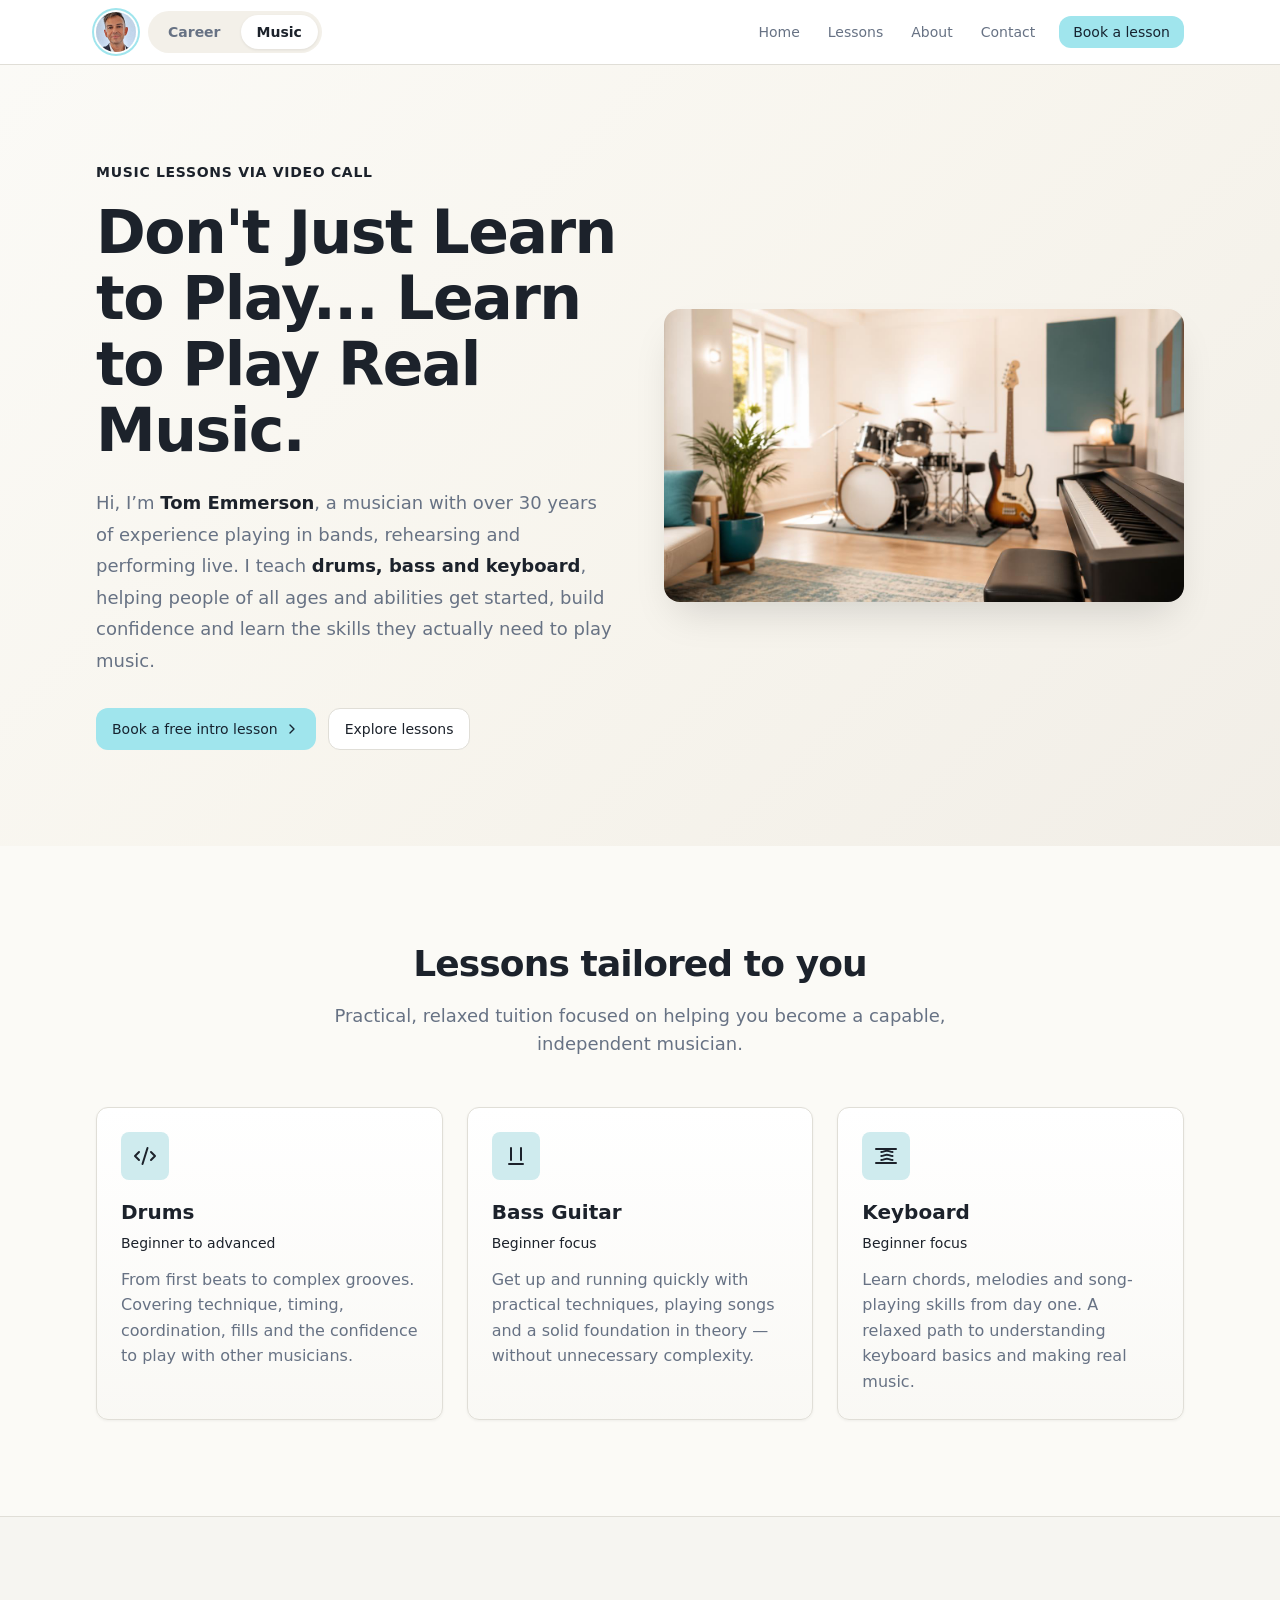
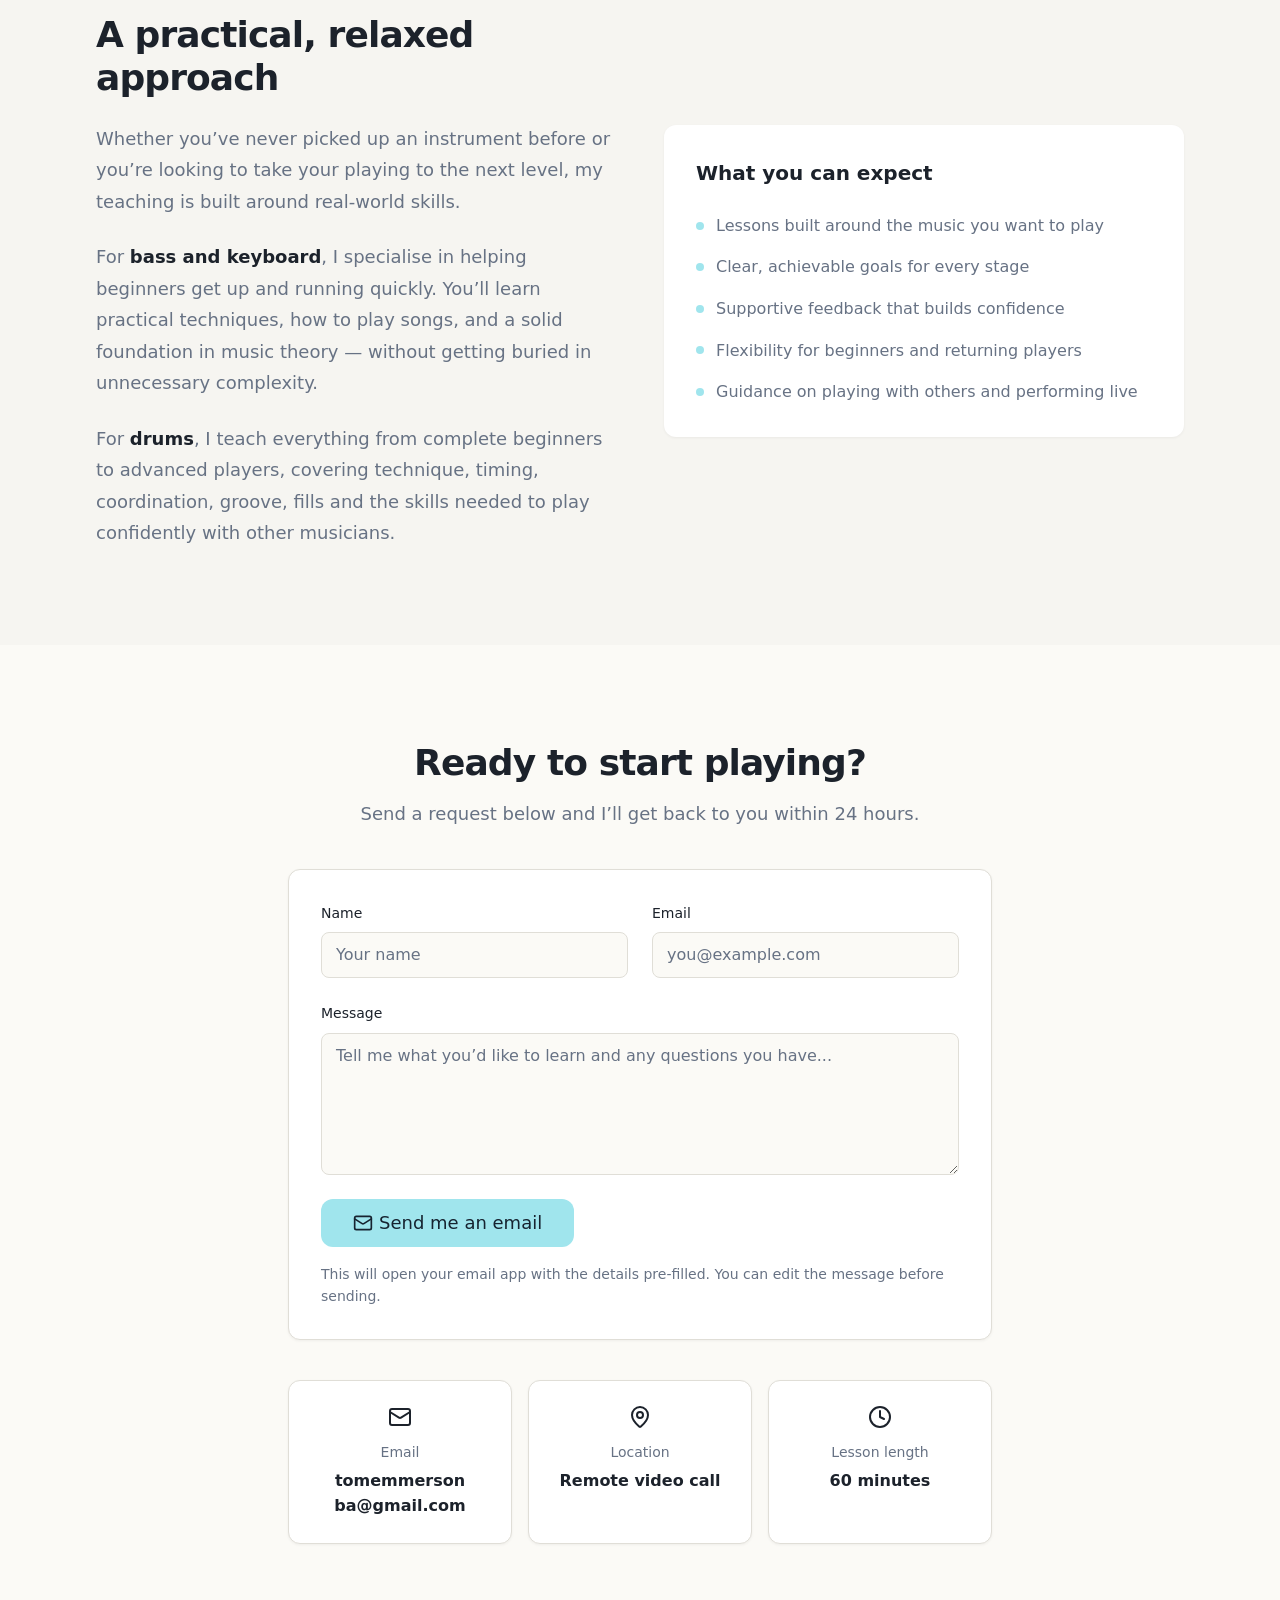
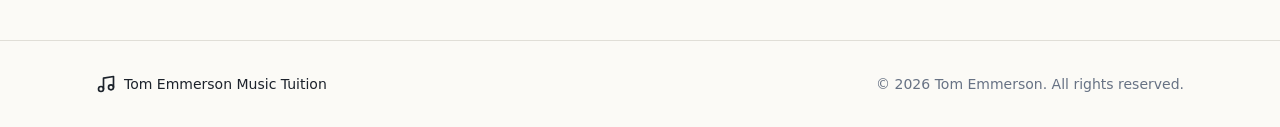
<file: music/index.html>
<!DOCTYPE html>
<html lang="en">
<head>
  <meta charset="utf-8">
  <meta name="viewport" content="width=device-width, initial-scale=1">
  <title>Tom Emmerson — Music Teacher | Drums, Bass & Keyboard Lessons</title>
  <meta name="description" content="Learn drums, bass guitar or keyboard with Tom Emmerson, an experienced music teacher with over 30 years of playing and performing. Practical, relaxed lessons for all ages and abilities.">
  <meta name="author" content="Tom Emmerson">
  <meta property="og:title" content="Tom Emmerson — Music Teacher | Drums, Bass & Keyboard Lessons">
  <meta property="og:description" content="Learn drums, bass guitar or keyboard with Tom Emmerson, an experienced music teacher with over 30 years of playing and performing.">
  <meta property="og:type" content="website">
  <meta property="og:image" content="https://cdn.lovable.dev/uploads/b7d0f752-4260-4cd8-91b0-a6a45dea3d61/image-gen/a2886aa6-9758-4012-bf15-249770bea818.jpg">
  <meta name="twitter:card" content="summary_large_image">
  <meta name="twitter:image" content="https://cdn.lovable.dev/uploads/b7d0f752-4260-4cd8-91b0-a6a45dea3d61/image-gen/a2886aa6-9758-4012-bf15-249770bea818.jpg">
  <link rel="stylesheet" href="/styles.css?v=20261113">
  <link rel="icon" href="/favicon.ico" type="image/x-icon">
</head>
<body>
  <header class="site-header">
    <div class="container header-inner">
      <a href="/cv/" class="site-avatar" aria-label="Tom Emmerson, home">
        <img src="/images/profile.jpg" alt="" width="40" height="40">
      </a>
      <nav class="primary-nav" aria-label="Site">
        <a href="/cv/">Career</a>
        <a href="/music/" aria-current="page">Music</a>
      </nav>
      <nav class="sub-nav" aria-label="On this page">
        <div class="sub-nav-inner">
          <a href="#top">Home</a>
          <a href="#lessons">Lessons</a>
          <a href="#about">About</a>
          <a href="#contact">Contact</a>
          <a href="#contact" class="btn btn-primary">Book a lesson</a>
        </div>
      </nav>
    </div>
  </header>

  <main>
    <section class="hero" id="top">
      <div class="container hero-grid">
        <div class="hero-content">
          <p class="eyebrow">Music lessons via video call</p>
          <h1>Don't Just Learn to Play... Learn to Play Real Music.</h1>
          <p class="lead">
            Hi, I’m <strong>Tom Emmerson</strong>, a musician with over 30 years of experience playing in bands, rehearsing and performing live. I teach <strong>drums, bass and keyboard</strong>, helping people of all ages and abilities get started, build confidence and learn the skills they actually need to play music.
          </p>
          <div class="hero-actions">
            <a href="#contact" class="btn btn-primary">
              Book a free intro lesson
              <svg xmlns="http://www.w3.org/2000/svg" width="16" height="16" viewBox="0 0 24 24" fill="none" stroke="currentColor" stroke-width="2" stroke-linecap="round" stroke-linejoin="round" aria-hidden="true"><path d="m9 18 6-6-6-6"/></svg>
            </a>
            <a href="#lessons" class="btn btn-secondary">Explore lessons</a>
          </div>
        </div>
        <div class="hero-image">
         <img src="../images/hero-studio.jpg" alt="Bright music teaching studio with drums, bass guitar and keyboard" width="1280" height="720">
        </div>
      </div>
    </section>

    <section id="lessons" class="lessons">
      <div class="container">
        <div class="section-header">
          <h2>Lessons tailored to you</h2>
          <p>Practical, relaxed tuition focused on helping you become a capable, independent musician.</p>
        </div>
        <div class="cards">
          <article class="card">
            <div class="icon">
              <svg xmlns="http://www.w3.org/2000/svg" width="24" height="24" viewBox="0 0 24 24" fill="none" stroke="currentColor" stroke-width="2" stroke-linecap="round" stroke-linejoin="round" aria-hidden="true"><path d="m18 16 4-4-4-4"/><path d="m6 8-4 4 4 4"/><path d="m14.5 4-5 16"/></svg>
            </div>
            <h3>Drums</h3>
            <p class="level">Beginner to advanced</p>
            <p>From first beats to complex grooves. Covering technique, timing, coordination, fills and the confidence to play with other musicians.</p>
          </article>
          <article class="card">
            <div class="icon">
              <svg xmlns="http://www.w3.org/2000/svg" width="24" height="24" viewBox="0 0 24 24" fill="none" stroke="currentColor" stroke-width="2" stroke-linecap="round" stroke-linejoin="round" aria-hidden="true"><path d="M7 16V4"/><path d="M17 16V4"/><path d="M5 20h14"/></svg>
            </div>
            <h3>Bass Guitar</h3>
            <p class="level">Beginner focus</p>
            <p>Get up and running quickly with practical techniques, playing songs and a solid foundation in theory — without unnecessary complexity.</p>
          </article>
          <article class="card">
            <div class="icon">
              <svg xmlns="http://www.w3.org/2000/svg" width="24" height="24" viewBox="0 0 24 24" fill="none" stroke="currentColor" stroke-width="2" stroke-linecap="round" stroke-linejoin="round" aria-hidden="true"><path d="M18.5 8c-1.4 0-2.6-.6-3.6-.9-1.3-.4-2.7-.4-4 0-1 .3-2.2.9-3.6.9"/><path d="M18.5 16c-1.4 0-2.6-.6-3.6-.9-1.3-.4-2.7-.4-4 0-1 .3-2.2.9-3.6.9"/><path d="M18.5 12c-1.4 0-2.6-.6-3.6-.9-1.3-.4-2.7-.4-4 0-1 .3-2.2.9-3.6.9"/><path d="M2 5h20"/><path d="M2 19h20"/></svg>
            </div>
            <h3>Keyboard</h3>
            <p class="level">Beginner focus</p>
            <p>Learn chords, melodies and song-playing skills from day one. A relaxed path to understanding keyboard basics and making real music.</p>
          </article>
        </div>
      </div>
    </section>

    <section id="about" class="about">
      <div class="container about-grid">
        <div class="about-content">
          <h2>A practical, relaxed approach</h2>
          <p>Whether you’ve never picked up an instrument before or you’re looking to take your playing to the next level, my teaching is built around real-world skills.</p>
          <p>For <strong>bass and keyboard</strong>, I specialise in helping beginners get up and running quickly. You’ll learn practical techniques, how to play songs, and a solid foundation in music theory — without getting buried in unnecessary complexity.</p>
          <p>For <strong>drums</strong>, I teach everything from complete beginners to advanced players, covering technique, timing, coordination, groove, fills and the skills needed to play confidently with other musicians.</p>
        </div>
        <div class="about-card">
          <h3>What you can expect</h3>
          <ul>
            <li><span></span> Lessons built around the music you want to play</li>
            <li><span></span> Clear, achievable goals for every stage</li>
            <li><span></span> Supportive feedback that builds confidence</li>
            <li><span></span> Flexibility for beginners and returning players</li>
            <li><span></span> Guidance on playing with others and performing live</li>
          </ul>
        </div>
      </div>
    </section>

    <section id="contact" class="contact">
      <div class="container contact-inner">
        <h2>Ready to start playing?</h2>
        <p>Send a request below and I’ll get back to you within 24 hours.</p>

        <form id="contact-form" class="contact-form" action="#" method="post">
          <div class="form-row">
            <div class="form-field">
              <label for="name">Name</label>
              <input id="name" name="name" type="text" required placeholder="Your name">
            </div>
            <div class="form-field">
              <label for="email">Email</label>
              <input id="email" name="email" type="email" required placeholder="you@example.com">
            </div>
          </div>
          <div class="form-field">
            <label for="message">Message</label>
            <textarea id="message" name="message" rows="5" required placeholder="Tell me what you’d like to learn and any questions you have..."></textarea>
          </div>
          <button type="submit" class="btn btn-primary btn-large">
            <svg xmlns="http://www.w3.org/2000/svg" width="20" height="20" viewBox="0 0 24 24" fill="none" stroke="currentColor" stroke-width="2" stroke-linecap="round" stroke-linejoin="round" aria-hidden="true"><rect width="20" height="16" x="2" y="4" rx="2"/><path d="m22 7-8.97 5.7a1.94 1.94 0 0 1-2.06 0L2 7"/></svg>
            Send me an email
          </button>
          <p class="form-note">This will open your email app with the details pre-filled. You can edit the message before sending.</p>
        </form>

        <div class="contact-grid">
          <a href="mailto:tomemmersonba@gmail.com" class="contact-card">
            <svg xmlns="http://www.w3.org/2000/svg" width="24" height="24" viewBox="0 0 24 24" fill="none" stroke="currentColor" stroke-width="2" stroke-linecap="round" stroke-linejoin="round" aria-hidden="true"><rect width="20" height="16" x="2" y="4" rx="2"/><path d="m22 7-8.97 5.7a1.94 1.94 0 0 1-2.06 0L2 7"/></svg>
            <span class="label">Email</span>
            <span class="value">tomemmerson<br>ba@gmail.com</span>
          </a>
          <div class="contact-card">
            <svg xmlns="http://www.w3.org/2000/svg" width="24" height="24" viewBox="0 0 24 24" fill="none" stroke="currentColor" stroke-width="2" stroke-linecap="round" stroke-linejoin="round" aria-hidden="true"><path d="M20 10c0 4.993-5.539 10.193-7.399 11.799a1 1 0 0 1-1.202 0C9.539 20.193 4 14.993 4 10a8 8 0 0 1 16 0"/><circle cx="12" cy="10" r="3"/></svg>
            <span class="label">Location</span>
            <span class="value">Remote video call</span>
          </div>
          <div class="contact-card">
            <svg xmlns="http://www.w3.org/2000/svg" width="24" height="24" viewBox="0 0 24 24" fill="none" stroke="currentColor" stroke-width="2" stroke-linecap="round" stroke-linejoin="round" aria-hidden="true"><path d="M12 6v6l4 2"/><circle cx="12" cy="12" r="10"/></svg>
            <span class="label">Lesson length</span>
            <span class="value">60 minutes</span>
          </div>
        </div>
      </div>
    </section>
  </main>

  <footer class="site-footer">
    <div class="container footer-inner">
      <div class="footer-logo">
        <svg xmlns="http://www.w3.org/2000/svg" width="20" height="20" viewBox="0 0 24 24" fill="none" stroke="currentColor" stroke-width="2" stroke-linecap="round" stroke-linejoin="round" aria-hidden="true"><path d="M9 18V5l12-2v13"/><circle cx="6" cy="18" r="3"/><circle cx="18" cy="16" r="3"/></svg>
        <span>Tom Emmerson Music Tuition</span>
      </div>
      <p>© 2026 Tom Emmerson. All rights reserved.</p>
    </div>
  </footer>

  <script>
    document.getElementById('contact-form').addEventListener('submit', function (e) {
      e.preventDefault();
      var formData = new FormData(e.target);
      var name = formData.get('name').trim();
      var email = formData.get('email').trim();
      var message = formData.get('message').trim();
      var subject = encodeURIComponent('Music lesson enquiry');
      var body = encodeURIComponent('Name: ' + name + '\nEmail: ' + email + '\n\nMessage:\n' + message);
      window.location.href = 'mailto:tomemmersonba@gmail.com?subject=' + subject + '&body=' + body;
    });
  </script>
</body>
</html>
</file>
<file: styles.css>
/* Tom Emmerson Music Teacher — Static Site Styles */

:root {
  --background: oklch(0.985 0.005 95);
  --foreground: oklch(0.25 0.02 260);
  --card: oklch(1 0 0);
  --primary: oklch(0.88 0.07 205);
  --primary-foreground: oklch(0.25 0.03 250);
  --secondary: oklch(0.955 0.015 85);
  --secondary-foreground: oklch(0.32 0.03 260);
  --muted: oklch(0.955 0.01 90);
  --muted-foreground: oklch(0.55 0.03 260);
  --accent: oklch(0.58 0.12 185);
  --accent-foreground: oklch(1 0 0);
  --border: oklch(0.9 0.01 95);
  --input: oklch(0.9 0.01 95);
  --ring: oklch(0.88 0.07 205);
  --radius: 0.75rem;
}

* {
  box-sizing: border-box;
}

html {
  scroll-behavior: smooth;
}

body {
  margin: 0;
  font-family: ui-sans-serif, system-ui, -apple-system, BlinkMacSystemFont, "Segoe UI", Roboto, "Helvetica Neue", Arial, sans-serif;
  background: var(--background);
  color: var(--foreground);
  line-height: 1.6;
  -webkit-font-smoothing: antialiased;
}

img {
  max-width: 100%;
  height: auto;
  display: block;
}

a {
  color: inherit;
  text-decoration: none;
}

h1, h2, h3, p {
  margin: 0;
}

ul {
  margin: 0;
  padding: 0;
  list-style: none;
}

.container {
  width: 100%;
  max-width: 72rem;
  margin-left: auto;
  margin-right: auto;
  padding-left: 1rem;
  padding-right: 1rem;
}

@media (min-width: 640px) {
  .container {
    padding-left: 1.5rem;
    padding-right: 1.5rem;
  }
}

@media (min-width: 1024px) {
  .container {
    padding-left: 2rem;
    padding-right: 2rem;
  }
}

/* Header */
.site-header {
  position: sticky;
  top: 0;
  z-index: 50;
  background: rgba(255, 255, 255, 0.95);
  backdrop-filter: blur(8px);
  border-bottom: 1px solid var(--border);
}

.header-inner {
  display: flex;
  align-items: center;
  justify-content: space-between;
  height: 4rem;
}

.logo {
  display: flex;
  align-items: center;
  gap: 0.5rem;
  font-size: 1.125rem;
  font-weight: 600;
  letter-spacing: -0.025em;
  color: var(--foreground);
}

.logo svg {
  color: var(--teal);
}

.desktop-nav,
.mobile-nav {
  display: flex;
  align-items: center;
  gap: 0.25rem;
}

.desktop-nav a:not(.btn),
.mobile-nav a:not(.btn) {
  padding: 0.5rem 0.75rem;
  border-radius: var(--radius);
  font-size: 0.875rem;
  font-weight: 500;
  color: var(--muted-foreground);
  transition: background-color 0.15s, color 0.15s;
}

.desktop-nav a:not(.btn):hover,
.mobile-nav a:not(.btn):hover {
  background: var(--accent);
  color: var(--accent-foreground);
}

.desktop-nav {
  display: none;
}

@media (min-width: 768px) {
  .desktop-nav {
    display: flex;
  }
  .mobile-nav {
    display: none;
  }
}

/* Buttons */
.btn {
  display: inline-flex;
  align-items: center;
  justify-content: center;
  gap: 0.375rem;
  border-radius: var(--radius);
  padding: 0.625rem 1rem;
  font-size: 0.875rem;
  font-weight: 500;
  line-height: 1.25rem;
  transition: background-color 0.15s, border-color 0.15s, color 0.15s;
}

.btn-primary {
  background: var(--primary);
  color: var(--primary-foreground);
}

.btn-primary:hover {
  background: oklch(0.78 0.08 205);
}

.btn-secondary {
  background: var(--card);
  color: var(--foreground);
  border: 1px solid var(--border);
}

.btn-secondary:hover {
  background: var(--accent);
  color: var(--accent-foreground);
}

.btn-large {
  padding: 0.875rem 2rem;
  font-size: 1.125rem;
}

/* Hero */
.hero {
  background: linear-gradient(135deg, var(--background) 0%, oklch(0.97 0.01 90) 50%, oklch(0.95 0.01 85) 100%);
  padding-top: 4rem;
  padding-bottom: 4rem;
}

@media (min-width: 640px) {
  .hero {
    padding-top: 6rem;
    padding-bottom: 6rem;
  }
}

.hero-grid {
  display: grid;
  align-items: center;
  gap: 3rem;
}

@media (min-width: 1024px) {
  .hero-grid {
    grid-template-columns: 1fr 1fr;
    gap: 3rem;
  }
}

.hero-content {
  max-width: 40rem;
}

.hero-intro {
  display: flex;
  align-items: center;
  gap: 1.25rem;
}

.hero-portrait {
  flex-shrink: 0;
  width: 6.5rem;
  height: 6.5rem;
  border-radius: 50%;
  object-fit: cover;
  border: 4px solid #fff;
  box-shadow: 0 12px 28px -10px rgba(0, 0, 0, 0.3);
}

@media (min-width: 640px) {
  .hero-intro {
    gap: 1.75rem;
  }
  .hero-portrait {
    width: 9rem;
    height: 9rem;
  }
}

.eyebrow {
  font-size: 0.875rem;
  font-weight: 600;
  text-transform: uppercase;
  letter-spacing: 0.05em;
  color: var(--teal);
}

.hero h1 {
  margin-top: 1rem;
  font-size: 2.25rem;
  font-weight: 700;
  line-height: 1.1;
  letter-spacing: -0.025em;
  color: var(--foreground);
}

@media (min-width: 640px) {
  .hero h1 {
    font-size: 3rem;
  }
}

@media (min-width: 1024px) {
  .hero h1 {
    font-size: 3.75rem;
  }
}

.lead {
  margin-top: 1.5rem;
  font-size: 1.125rem;
  line-height: 1.75;
  color: var(--muted-foreground);
}

.lead strong {
  color: var(--foreground);
  font-weight: 600;
}

.hero-actions {
  margin-top: 2rem;
  display: flex;
  flex-wrap: wrap;
  gap: 0.75rem;
}

.hero-image {
  overflow: hidden;
  border-radius: 1rem;
  box-shadow: 0 20px 40px -12px rgba(0, 0, 0, 0.15);
}

.hero-image img {
  width: 100%;
  height: auto;
  object-fit: cover;
}

/* Section header */
.section-header {
  max-width: 40rem;
  margin-left: auto;
  margin-right: auto;
  text-align: center;
}

.section-header h2 {
  font-size: 1.875rem;
  font-weight: 700;
  line-height: 1.2;
  letter-spacing: -0.025em;
  color: var(--foreground);
}

@media (min-width: 640px) {
  .section-header h2 {
    font-size: 2.25rem;
  }
}

.section-header p {
  margin-top: 1rem;
  font-size: 1.125rem;
  color: var(--muted-foreground);
}

/* Lessons */
.lessons {
  padding-top: 4rem;
  padding-bottom: 4rem;
}

@media (min-width: 640px) {
  .lessons {
    padding-top: 6rem;
    padding-bottom: 6rem;
  }
}

.cards {
  margin-top: 3rem;
  display: grid;
  gap: 1.5rem;
}

@media (min-width: 640px) {
  .cards {
    grid-template-columns: repeat(2, 1fr);
  }
}

@media (min-width: 1024px) {
  .cards {
    grid-template-columns: repeat(3, 1fr);
  }
}

.card {
  background: linear-gradient(180deg, var(--card) 0%, oklch(0.98 0.005 95) 100%);
  border: 1px solid var(--border);
  border-radius: var(--radius);
  padding: 1.5rem;
  box-shadow: 0 1px 3px rgba(0, 0, 0, 0.05);
  transition: box-shadow 0.2s;
}

.card:hover {
  box-shadow: 0 8px 20px -8px rgba(0, 0, 0, 0.1);
}

.icon {
  display: inline-flex;
  align-items: center;
  justify-content: center;
  width: 3rem;
  height: 3rem;
  border-radius: 0.5rem;
  background: oklch(0.92 0.03 205);
  color: var(--teal);
}

.card h3 {
  margin-top: 1rem;
  font-size: 1.25rem;
  font-weight: 600;
  color: var(--foreground);
}

.card .level {
  margin-top: 0.25rem;
  font-size: 0.875rem;
  font-weight: 500;
  color: var(--teal);
}

.card > p:last-child {
  margin-top: 0.75rem;
  color: var(--muted-foreground);
  line-height: 1.6;
}

/* About */
.about {
  background: rgba(0, 0, 0, 0.02);
  border-top: 1px solid var(--border);
  padding-top: 4rem;
  padding-bottom: 4rem;
}

@media (min-width: 640px) {
  .about {
    padding-top: 6rem;
    padding-bottom: 6rem;
  }
}

.about-grid {
  display: grid;
  gap: 3rem;
}

@media (min-width: 1024px) {
  .about-grid {
    grid-template-columns: 1fr 1fr;
    align-items: center;
  }
}

.about-content h2 {
  font-size: 1.875rem;
  font-weight: 700;
  line-height: 1.2;
  letter-spacing: -0.025em;
  color: var(--foreground);
}

@media (min-width: 640px) {
  .about-content h2 {
    font-size: 2.25rem;
  }
}

.about-content p {
  margin-top: 1.5rem;
  font-size: 1.125rem;
  color: var(--muted-foreground);
  line-height: 1.75;
}

.about-content strong {
  color: var(--foreground);
  font-weight: 600;
}

.about-card {
  background: var(--card);
  border-radius: var(--radius);
  padding: 2rem;
  box-shadow: 0 1px 3px rgba(0, 0, 0, 0.05);
}

.about-card h3 {
  font-size: 1.25rem;
  font-weight: 600;
  color: var(--foreground);
}

.about-card ul {
  margin-top: 1.5rem;
  display: flex;
  flex-direction: column;
  gap: 1rem;
}

.about-card li {
  display: flex;
  align-items: center;
  gap: 0.75rem;
  color: var(--muted-foreground);
}

.about-card li span {
  flex-shrink: 0;
  width: 0.5rem;
  height: 0.5rem;
  border-radius: 9999px;
  background: var(--primary);
}

/* Contact */
.contact {
  padding-top: 4rem;
  padding-bottom: 4rem;
}

@media (min-width: 640px) {
  .contact {
    padding-top: 6rem;
    padding-bottom: 6rem;
  }
}

.contact-inner {
  max-width: 48rem;
  text-align: center;
}

.contact h2 {
  font-size: 1.875rem;
  font-weight: 700;
  line-height: 1.2;
  letter-spacing: -0.025em;
  color: var(--foreground);
}

@media (min-width: 640px) {
  .contact h2 {
    font-size: 2.25rem;
  }
}

.contact > .container > p {
  margin-top: 1rem;
  font-size: 1.125rem;
  color: var(--muted-foreground);
}

.contact-grid {
  margin-top: 2.5rem;
  display: grid;
  gap: 1rem;
}

@media (min-width: 640px) {
  .contact-grid {
    grid-template-columns: repeat(3, 1fr);
  }
}

.contact-card {
  display: flex;
  flex-direction: column;
  align-items: center;
  background: var(--card);
  border: 1px solid var(--border);
  border-radius: var(--radius);
  padding: 1.5rem;
  box-shadow: 0 1px 3px rgba(0, 0, 0, 0.05);
  transition: border-color 0.15s;
}

a.contact-card:hover {
  border-color: oklch(0.58 0.12 185 / 0.3);
}

.contact-card svg {
  color: var(--teal);
}

.contact-card .label {
  margin-top: 0.75rem;
  font-size: 0.875rem;
  font-weight: 500;
  color: var(--muted-foreground);
}

.contact-card .value {
  margin-top: 0.25rem;
  font-weight: 600;
  color: var(--foreground);
}

.contact .btn-large {
  margin-top: 2.5rem;
}

/* Footer */
.site-footer {
  border-top: 1px solid var(--border);
  background: var(--background);
  padding-top: 2rem;
  padding-bottom: 2rem;
}

.footer-inner {
  display: flex;
  flex-direction: column;
  align-items: center;
  justify-content: space-between;
  gap: 1rem;
  text-align: center;
}

@media (min-width: 640px) {
  .footer-inner {
    flex-direction: row;
    text-align: left;
  }
}

.footer-logo {
  display: flex;
  align-items: center;
  gap: 0.5rem;
  font-size: 0.875rem;
  font-weight: 500;
  color: var(--foreground);
}

.footer-logo svg {
  color: var(--teal);
}

.site-footer p {
  font-size: 0.875rem;
  color: var(--muted-foreground);
}

/* Contact form */
.contact-form {
  margin-top: 2.5rem;
  background: var(--card);
  border: 1px solid var(--border);
  border-radius: var(--radius);
  padding: 1.5rem;
  box-shadow: 0 1px 3px rgba(0, 0, 0, 0.05);
  text-align: left;
}

@media (min-width: 640px) {
  .contact-form {
    padding: 2rem;
  }
}

.form-row {
  display: grid;
  gap: 1.5rem;
}

@media (min-width: 640px) {
  .form-row {
    grid-template-columns: repeat(2, 1fr);
  }
}

.form-field {
  display: flex;
  flex-direction: column;
  gap: 0.5rem;
}

.form-field + .form-field,
.form-row + .form-field {
  margin-top: 1.5rem;
}

.form-field label {
  font-size: 0.875rem;
  font-weight: 500;
  color: var(--foreground);
}

.form-field input,
.form-field textarea {
  width: 100%;
  border: 1px solid var(--input);
  border-radius: calc(var(--radius) - 0.25rem);
  padding: 0.625rem 0.875rem;
  background: var(--background);
  color: var(--foreground);
  font-family: inherit;
  font-size: 1rem;
  line-height: 1.5;
  outline: none;
  transition: box-shadow 0.15s, border-color 0.15s;
}

.form-field input::placeholder,
.form-field textarea::placeholder {
  color: var(--muted-foreground);
}

.form-field input:focus,
.form-field textarea:focus {
  border-color: var(--primary);
  box-shadow: 0 0 0 3px oklch(0.58 0.12 185 / 0.2);
}

.form-field textarea {
  resize: vertical;
  min-height: 8rem;
}

.contact-form .btn-large {
  margin-top: 1.5rem;
}

.form-note {
  margin-top: 1rem;
  font-size: 0.875rem;
  color: var(--muted-foreground);
}

/* Fix: stacked fields inside a row should not add extra top margin */
.form-row .form-field + .form-field {
  margin-top: 0;
}

/* Ensure labels and inputs in a row align at the top */
.form-row {
  align-items: start;
}

/* ==========================================================================
   CV page (/cv/)
   ========================================================================== */

button.btn {
  border: 0;
  font-family: inherit;
  cursor: pointer;
}

button.btn-secondary {
  border: 1px solid var(--border);
}

.cv-page .logo span {
  font-size: 1rem;
}

@media (max-width: 479px) {
  .cv-page .logo span {
    display: none;
  }
}

.cv-role-line {
  margin-top: 0.75rem;
  font-size: 1.125rem;
  font-weight: 600;
  color: var(--accent);
}

@media (min-width: 768px) {
  .cv-hide-desktop {
    display: none !important;
  }
}

/* At a glance card */
.cv-glance {
  border: 1px solid var(--border);
}

.cv-facts {
  margin: 1.25rem 0 0;
  display: grid;
  gap: 1rem;
}

.cv-facts div {
  padding-bottom: 1rem;
  border-bottom: 1px solid var(--border);
}

.cv-facts div:last-child {
  padding-bottom: 0;
  border-bottom: 0;
}

.cv-facts dt {
  font-size: 0.75rem;
  font-weight: 600;
  text-transform: uppercase;
  letter-spacing: 0.05em;
  color: var(--accent);
}

.cv-facts dd {
  margin: 0.25rem 0 0;
  color: var(--foreground);
}

/* Shared section spacing for CV */
.cv-section .section-header + * {
  margin-top: 3rem;
}

/* Experience timeline */
.cv-timeline {
  list-style: none;
  margin: 3rem auto 0;
  padding: 0 0 0 1.25rem;
  max-width: 52rem;
  border-left: 2px solid var(--primary);
  display: flex;
  flex-direction: column;
  gap: 1.5rem;
}

.cv-job {
  position: relative;
  background: var(--card);
  border: 1px solid var(--border);
  border-radius: var(--radius);
  padding: 1.25rem;
  box-shadow: 0 1px 3px rgba(0, 0, 0, 0.05);
  transition: box-shadow 0.2s;
}

.cv-job:hover {
  box-shadow: 0 8px 20px -8px rgba(0, 0, 0, 0.1);
}

.cv-job::before {
  content: "";
  position: absolute;
  left: calc(-1.25rem - 1px);
  top: 1.6rem;
  width: 0.875rem;
  height: 0.875rem;
  border-radius: 9999px;
  background: var(--card);
  border: 3px solid var(--accent);
  transform: translateX(-50%);
}

@media (min-width: 640px) {
  .cv-timeline {
    padding-left: 2rem;
  }
  .cv-job {
    padding: 1.5rem 1.75rem;
  }
  .cv-job::before {
    left: calc(-2rem - 1px);
  }
}

.cv-job-head {
  display: flex;
  flex-direction: column;
  gap: 0.25rem;
}

@media (min-width: 640px) {
  .cv-job-head {
    flex-direction: row;
    justify-content: space-between;
    align-items: flex-start;
    gap: 1rem;
  }
}

.cv-job h3,
.cv-edu-item h3 {
  font-size: 1.125rem;
  font-weight: 600;
  line-height: 1.35;
  color: var(--foreground);
}

.cv-org {
  margin-top: 0.125rem;
  font-size: 0.9375rem;
  font-weight: 500;
  color: var(--accent);
}

.cv-dates {
  flex-shrink: 0;
  font-size: 0.875rem;
  font-weight: 500;
  color: var(--muted-foreground);
  white-space: nowrap;
}

@media (min-width: 640px) {
  .cv-job-head .cv-dates {
    padding: 0.125rem 0.625rem;
    border-radius: 9999px;
    background: var(--secondary);
    color: var(--secondary-foreground);
  }
}

.cv-summary {
  margin-top: 0.75rem;
  color: var(--muted-foreground);
}

.cv-points {
  margin-top: 0.875rem;
  display: flex;
  flex-direction: column;
  gap: 0.5rem;
}

.cv-points li,
.cv-cert-list li {
  display: flex;
  align-items: flex-start;
  gap: 0.75rem;
  color: var(--muted-foreground);
}

.cv-points li span,
.cv-cert-list li > span {
  flex-shrink: 0;
  margin-top: 0.6rem;
  width: 0.4375rem;
  height: 0.4375rem;
  border-radius: 9999px;
  background: var(--primary);
}

/* Earlier career */
.cv-earlier {
  max-width: 52rem;
  margin: 2rem auto 0;
  border: 1px solid var(--border);
}

@media (max-width: 639px) {
  .cv-earlier {
    padding: 1.5rem 1.25rem;
  }
}

.cv-earlier-list {
  margin-top: 1rem;
}

.cv-earlier-list li {
  display: flex;
  flex-direction: column;
  gap: 0.125rem;
  padding: 0.75rem 0;
  border-bottom: 1px solid var(--border);
  color: var(--foreground);
}

.cv-earlier-list li:last-child {
  border-bottom: 0;
  padding-bottom: 0;
}

.about-card .cv-earlier-list li {
  align-items: flex-start;
}

.about-card .cv-earlier-list li span {
  width: auto;
  height: auto;
  border-radius: 0;
  background: none;
  flex-shrink: 1;
}

.about-card .cv-earlier-list li .cv-dates {
  flex-shrink: 0;
}

@media (min-width: 640px) {
  .cv-earlier-list li {
    flex-direction: row;
    justify-content: space-between;
    gap: 1rem;
  }
}

/* Skills */
#skills .cards {
  margin-top: 3rem;
}

@media (min-width: 640px) {
  #skills .cards {
    grid-template-columns: repeat(2, 1fr);
  }
}

@media (min-width: 1200px) {
  #skills .cards {
    grid-template-columns: repeat(4, 1fr);
  }
}

#skills .card h3 {
  margin-top: 0;
}

.cv-tags {
  margin-top: 1rem;
  display: flex;
  flex-wrap: wrap;
  gap: 0.5rem;
}

.cv-tags li {
  padding: 0.25rem 0.75rem;
  border-radius: 9999px;
  background: oklch(0.92 0.03 205);
  color: var(--primary-foreground);
  font-size: 0.8125rem;
  font-weight: 500;
  line-height: 1.5;
}

/* Education */
.cv-edu-grid {
  align-items: start !important;
}

.cv-edu {
  margin-top: 1.5rem;
  display: flex;
  flex-direction: column;
  gap: 1.25rem;
}

.cv-edu-item {
  padding-left: 1rem;
  border-left: 2px solid var(--primary);
}

.about-content .cv-edu-item p {
  margin-top: 0.125rem;
  font-size: 0.9375rem;
  line-height: 1.6;
}

.about-content .cv-edu-item .cv-org {
  color: var(--accent);
  font-weight: 500;
}

.about-content .cv-edu-item .cv-detail {
  margin-top: 0.375rem;
  color: var(--muted-foreground);
}

.cv-cert-list {
  margin-top: 1.25rem;
  display: flex;
  flex-direction: column;
  gap: 0.875rem;
}

.cv-cert-list strong {
  display: block;
  font-weight: 600;
  line-height: 1.4;
  color: var(--foreground);
}

.cv-cert-list small {
  display: block;
  font-size: 0.875rem;
  color: var(--muted-foreground);
}

@media (max-width: 639px) {
  .cv-section .about-card {
    padding: 1.5rem 1.25rem;
  }
}

/* Beyond the day job */
@media (min-width: 640px) {
  .cv-cards-2 {
    grid-template-columns: repeat(2, 1fr) !important;
  }
}

.cv-link {
  color: var(--accent);
  font-weight: 600;
  text-decoration: underline;
  text-underline-offset: 3px;
}

.cv-quotes {
  margin-top: 1.5rem;
  display: grid;
  gap: 1.5rem;
}

@media (min-width: 640px) {
  .cv-quotes {
    grid-template-columns: repeat(2, 1fr);
  }
}

.cv-quote {
  margin: 0;
  display: flex;
  flex-direction: column;
  justify-content: space-between;
  gap: 1rem;
  border-left: 3px solid var(--primary);
}

.cv-quote blockquote {
  margin: 0;
  font-size: 1.0625rem;
  font-style: italic;
  line-height: 1.7;
  color: var(--foreground);
}

.cv-quote figcaption {
  font-size: 0.875rem;
  color: var(--muted-foreground);
}

.cv-quote figcaption strong {
  color: var(--foreground);
}

/* Contact on CV */
.cv-page .contact .value {
  word-break: break-word;
}

/* Print / Save as PDF */
@media print {
  @page {
    margin: 14mm 12mm;
  }
  body {
    background: #fff;
    font-size: 10.5pt;
    line-height: 1.45;
  }
  .site-header,
  .hero-actions,
  .cv-highlights,
  .site-footer {
    display: none !important;
  }
  .hero,
  .about,
  .lessons,
  .contact {
    background: #fff !important;
    border: 0 !important;
    padding: 0 0 1.25rem !important;
  }
  .container {
    max-width: none;
    padding: 0 !important;
  }
  .hero h1 {
    font-size: 24pt;
    margin-top: 0.25rem;
  }
  .hero-portrait {
    width: 22mm;
    height: 22mm;
    box-shadow: none;
    border-width: 0;
  }
  .lead {
    margin-top: 0.75rem;
    font-size: 10.5pt;
  }
  .hero-grid,
  .about-grid {
    display: block;
  }
  .cv-glance {
    margin-top: 1rem;
  }
  .section-header {
    text-align: left;
    max-width: none;
  }
  .section-header h2,
  .about-content h2,
  .contact h2 {
    font-size: 15pt;
    border-bottom: 1px solid var(--border);
    padding-bottom: 0.25rem;
  }
  .section-header p {
    display: none;
  }
  .cv-section .section-header + *,
  .cv-timeline,
  #skills .cards {
    margin-top: 0.75rem;
  }
  .cv-timeline {
    border-left: 0;
    padding-left: 0;
    max-width: none;
    gap: 0.75rem;
  }
  .cv-job::before {
    display: none;
  }
  .card,
  .cv-job,
  .about-card,
  .contact-card {
    box-shadow: none !important;
    break-inside: avoid;
    padding: 0.75rem 0 !important;
    border: 0 !important;
    border-bottom: 1px solid var(--border) !important;
    border-radius: 0 !important;
    background: #fff !important;
  }
  .cv-earlier,
  .cv-cert-list {
    max-width: none;
  }
  #skills .cards,
  .cv-cards-2,
  .cv-quotes,
  .contact-grid {
    grid-template-columns: repeat(2, 1fr) !important;
    gap: 0 1.5rem;
  }
  .icon {
    display: none;
  }
  .card h3 {
    margin-top: 0;
  }
  .contact-inner {
    text-align: left;
    max-width: none;
  }
  .contact-card {
    align-items: flex-start;
  }
  .cv-points {
    margin-top: 0.375rem;
    gap: 0.125rem;
  }
  .cv-summary {
    margin-top: 0.375rem;
  }
  .cv-points li span,
  .cv-cert-list li > span {
    margin-top: 0.5rem;
  }
  .cv-facts {
    grid-template-columns: repeat(2, 1fr);
    gap: 0.5rem 1.5rem;
  }
  .cv-facts div {
    padding-bottom: 0;
    border-bottom: 0;
  }
  .cv-earlier-list li {
    padding: 0.25rem 0;
    border-bottom: 0;
  }
  .cv-cert-list {
    display: grid;
    grid-template-columns: repeat(2, 1fr);
    gap: 0.375rem 1.5rem;
  }
  .cv-edu {
    gap: 0.5rem;
  }
  a[href^="http"].cv-link::after {
    content: " (" attr(href) ")";
    font-weight: 400;
  }
}

/* ==========================================================================
   Site header: profile photo, primary nav (Career / Music), page sub-menu
   ========================================================================== */

.site-avatar {
  display: block;
  flex-shrink: 0;
  width: 2.5rem;
  height: 2.5rem;
  border-radius: 9999px;
  overflow: hidden;
  box-shadow: 0 0 0 2px var(--card), 0 0 0 4px var(--primary);
  transition: box-shadow 0.15s;
}

.site-avatar:hover,
.site-avatar:focus-visible {
  box-shadow: 0 0 0 2px var(--card), 0 0 0 4px var(--accent);
}

.site-avatar img {
  width: 100%;
  height: 100%;
  object-fit: cover;
}

.primary-nav {
  display: flex;
  align-items: center;
  gap: 0.25rem;
  padding: 0.25rem;
  border-radius: 9999px;
  background: var(--muted);
}

.primary-nav a {
  padding: 0.375rem 1rem;
  border-radius: 9999px;
  font-size: 0.875rem;
  font-weight: 600;
  color: var(--muted-foreground);
  transition: background-color 0.15s, color 0.15s;
}

.primary-nav a:hover {
  color: var(--foreground);
}

.primary-nav a[aria-current="page"] {
  background: var(--card);
  color: var(--foreground);
  box-shadow: 0 1px 3px rgba(0, 0, 0, 0.08);
}

.sub-nav {
  border-top: 1px solid var(--border);
}

/* Single-row header: page links sit beside the photo and Career / Music toggle */
.header-inner {
  gap: 0.75rem;
}

.header-inner .sub-nav {
  flex: 1;
  min-width: 0;
  border-top: none;
}

.header-inner .sub-nav-inner {
  height: 4rem;
}

.sub-nav-inner {
  display: flex;
  align-items: center;
  gap: 0.25rem;
  height: 3rem;
  overflow-x: auto;
  scrollbar-width: none;
  -webkit-overflow-scrolling: touch;
}

.sub-nav-inner::-webkit-scrollbar {
  display: none;
}

.sub-nav-inner a:not(.btn) {
  flex-shrink: 0;
  padding: 0.375rem 0.75rem;
  border-radius: var(--radius);
  font-size: 0.875rem;
  font-weight: 500;
  color: var(--muted-foreground);
  white-space: nowrap;
  transition: background-color 0.15s, color 0.15s;
}

.sub-nav-inner a:not(.btn):hover {
  background: var(--accent);
  color: var(--accent-foreground);
}

.sub-nav-inner .btn {
  flex-shrink: 0;
  margin-left: auto;
  padding: 0.375rem 0.875rem;
  white-space: nowrap;
}

@media (min-width: 768px) {
  .sub-nav-inner {
    justify-content: flex-end;
  }
  .sub-nav-inner .btn {
    margin-left: 0.5rem;
  }
}

/* Keep anchored sections clear of the sticky header */
section[id] {
  scroll-margin-top: 5rem;
}

@media (max-width: 767px) {
  .sub-nav-inner {
    -webkit-mask-image: linear-gradient(to right, #000 85%, transparent);
    mask-image: linear-gradient(to right, #000 85%, transparent);
    padding-right: 2.5rem;
  }
}
</file>
